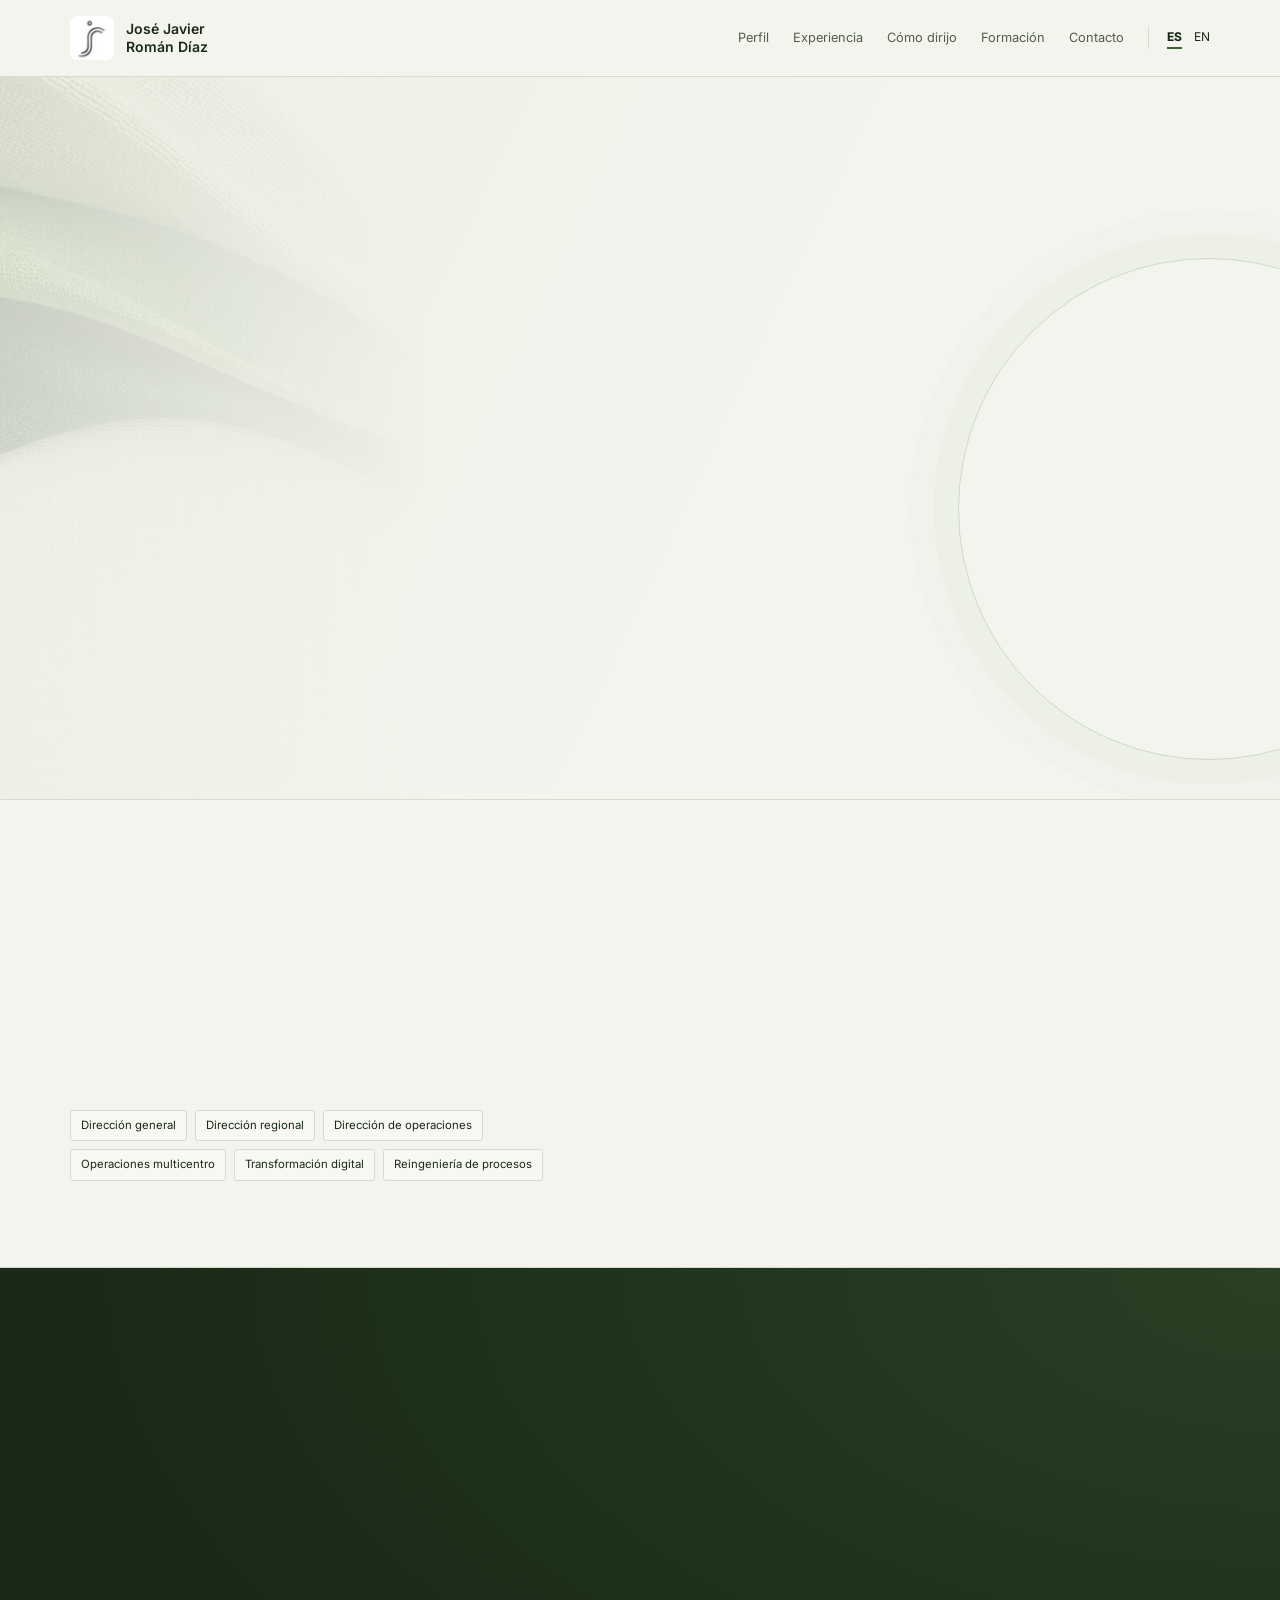
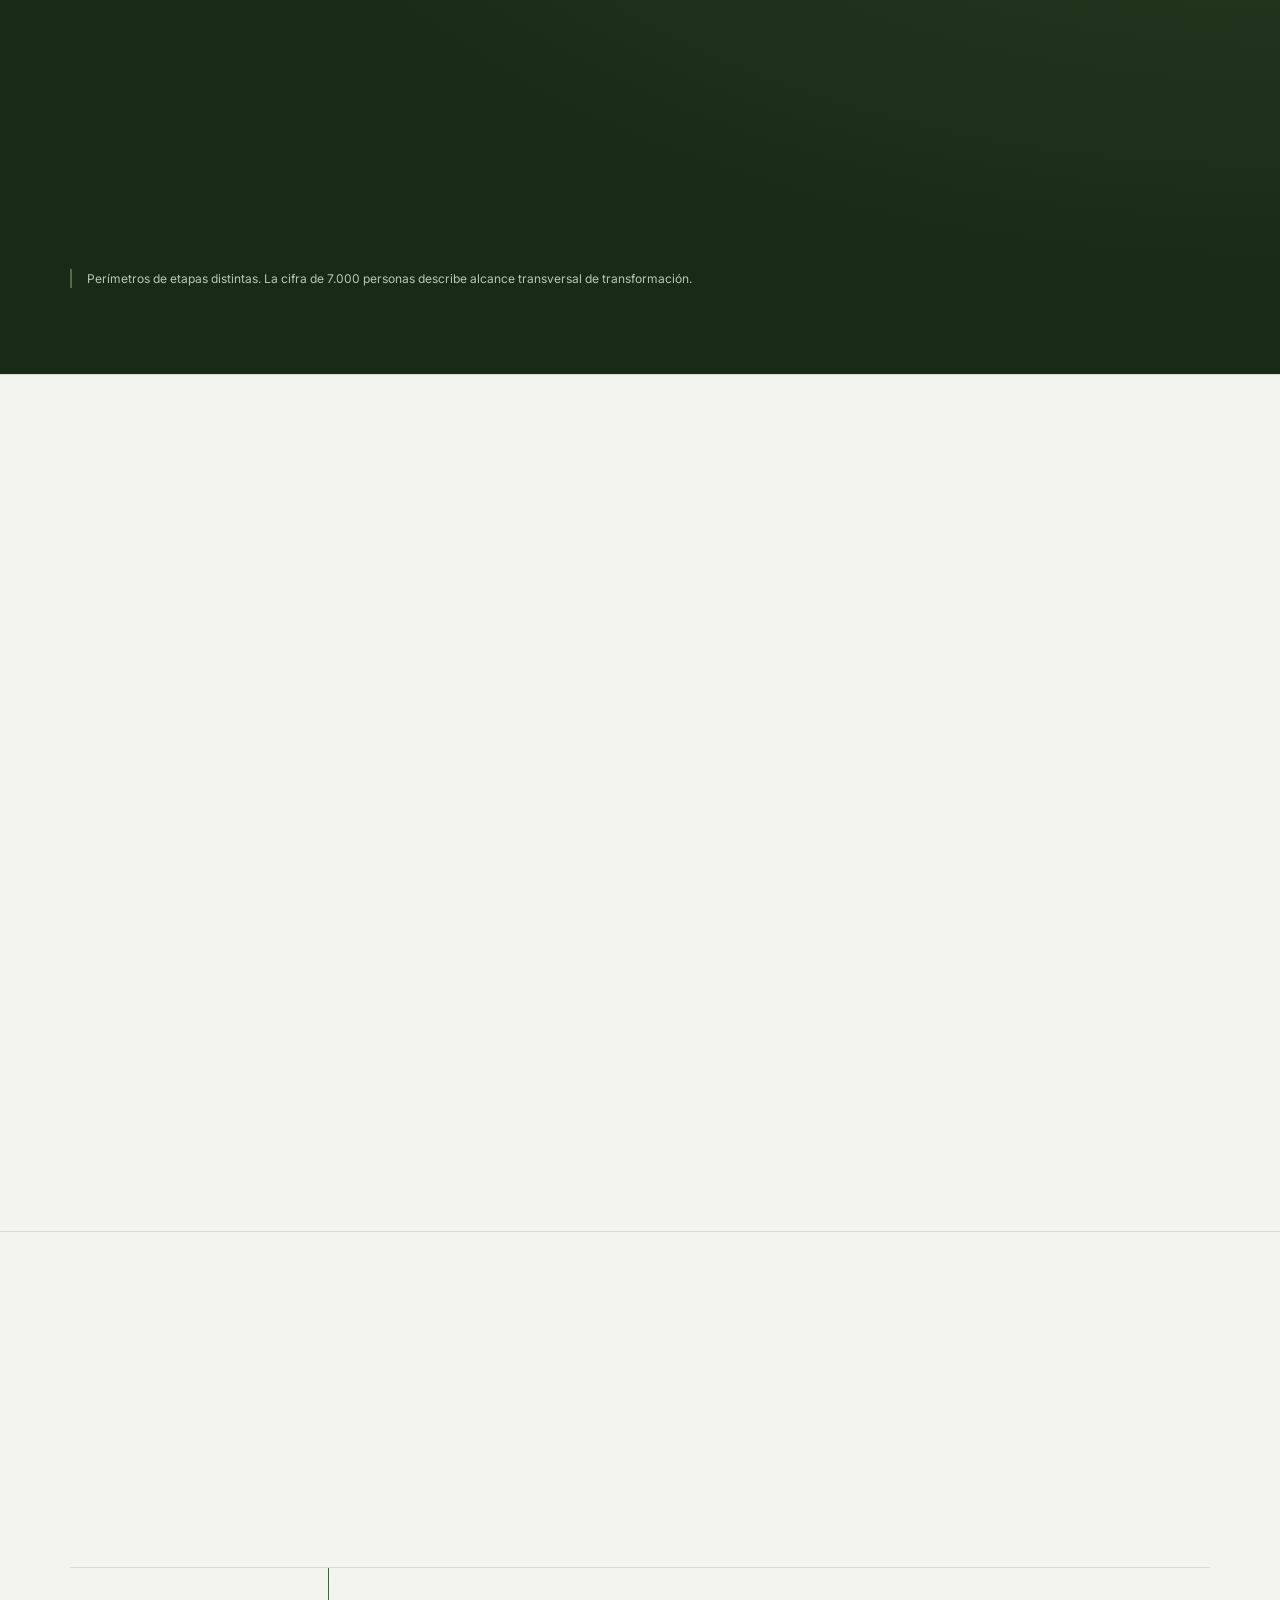
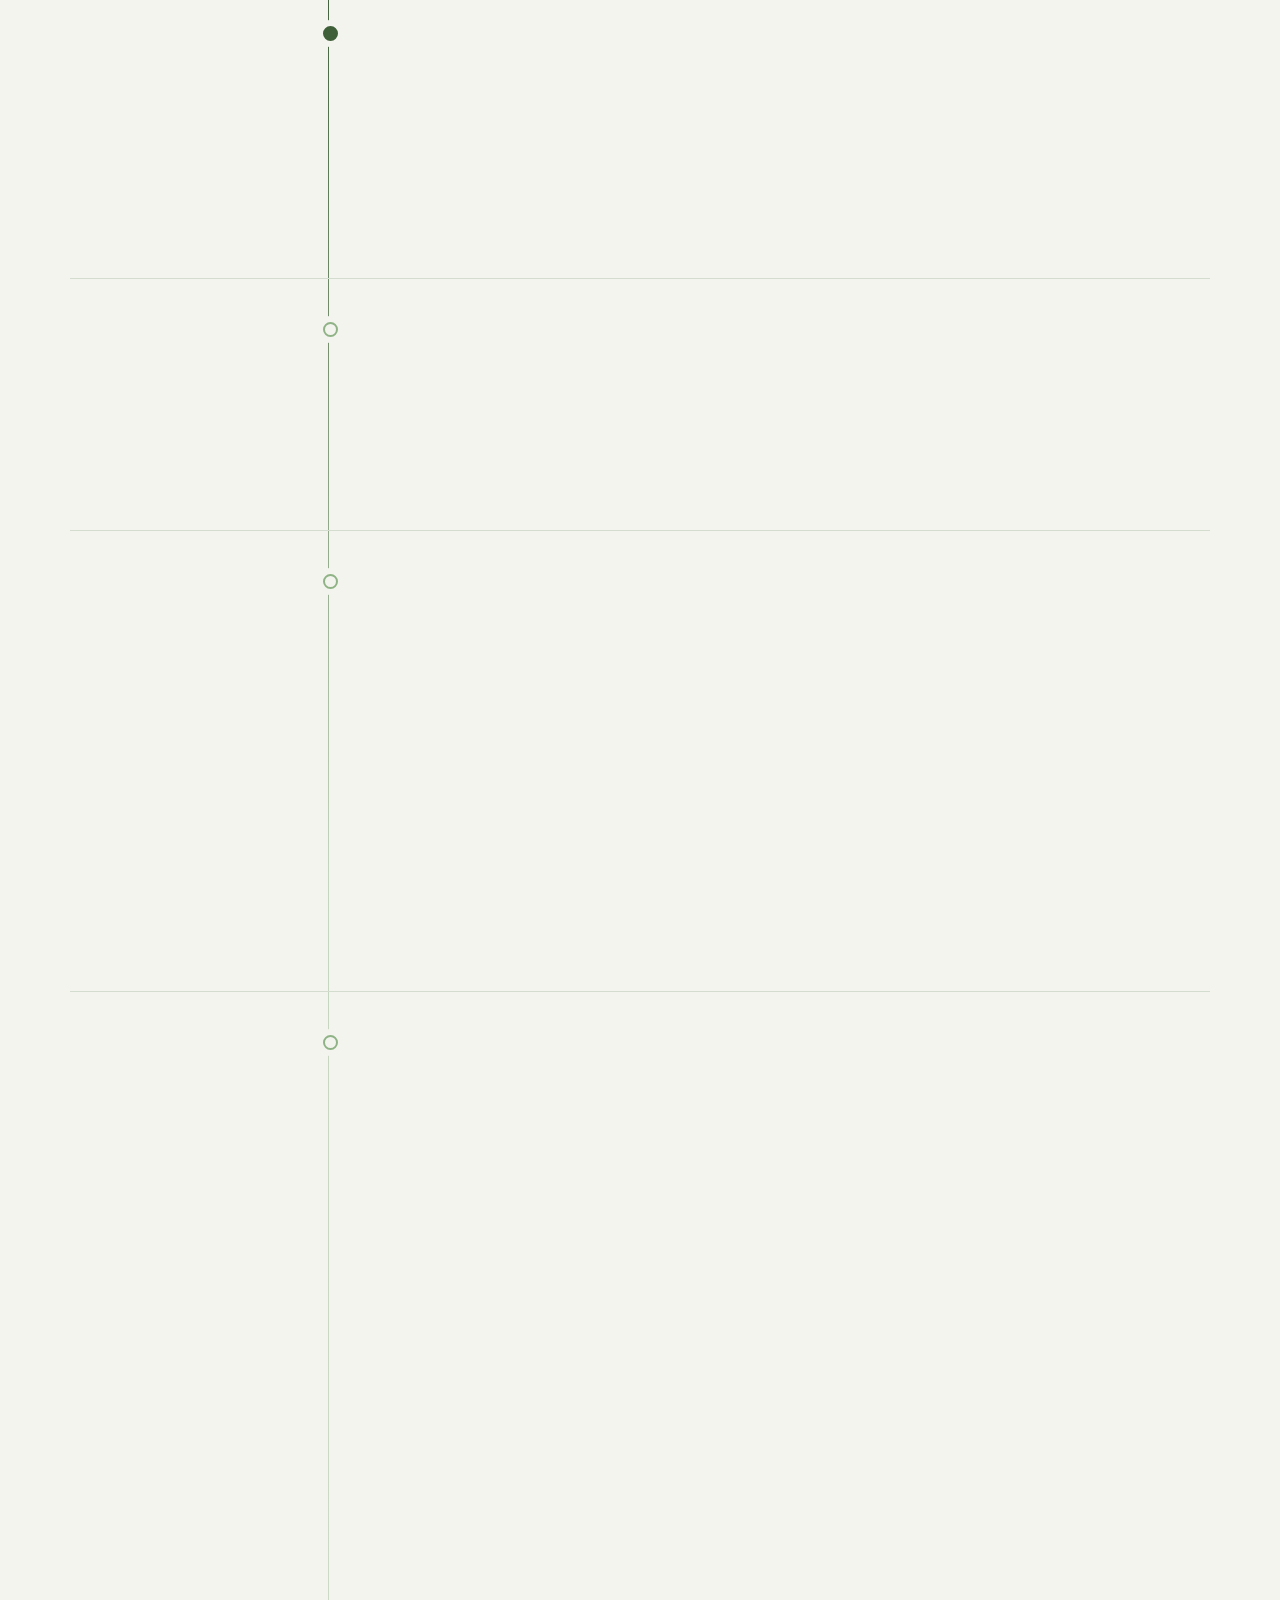
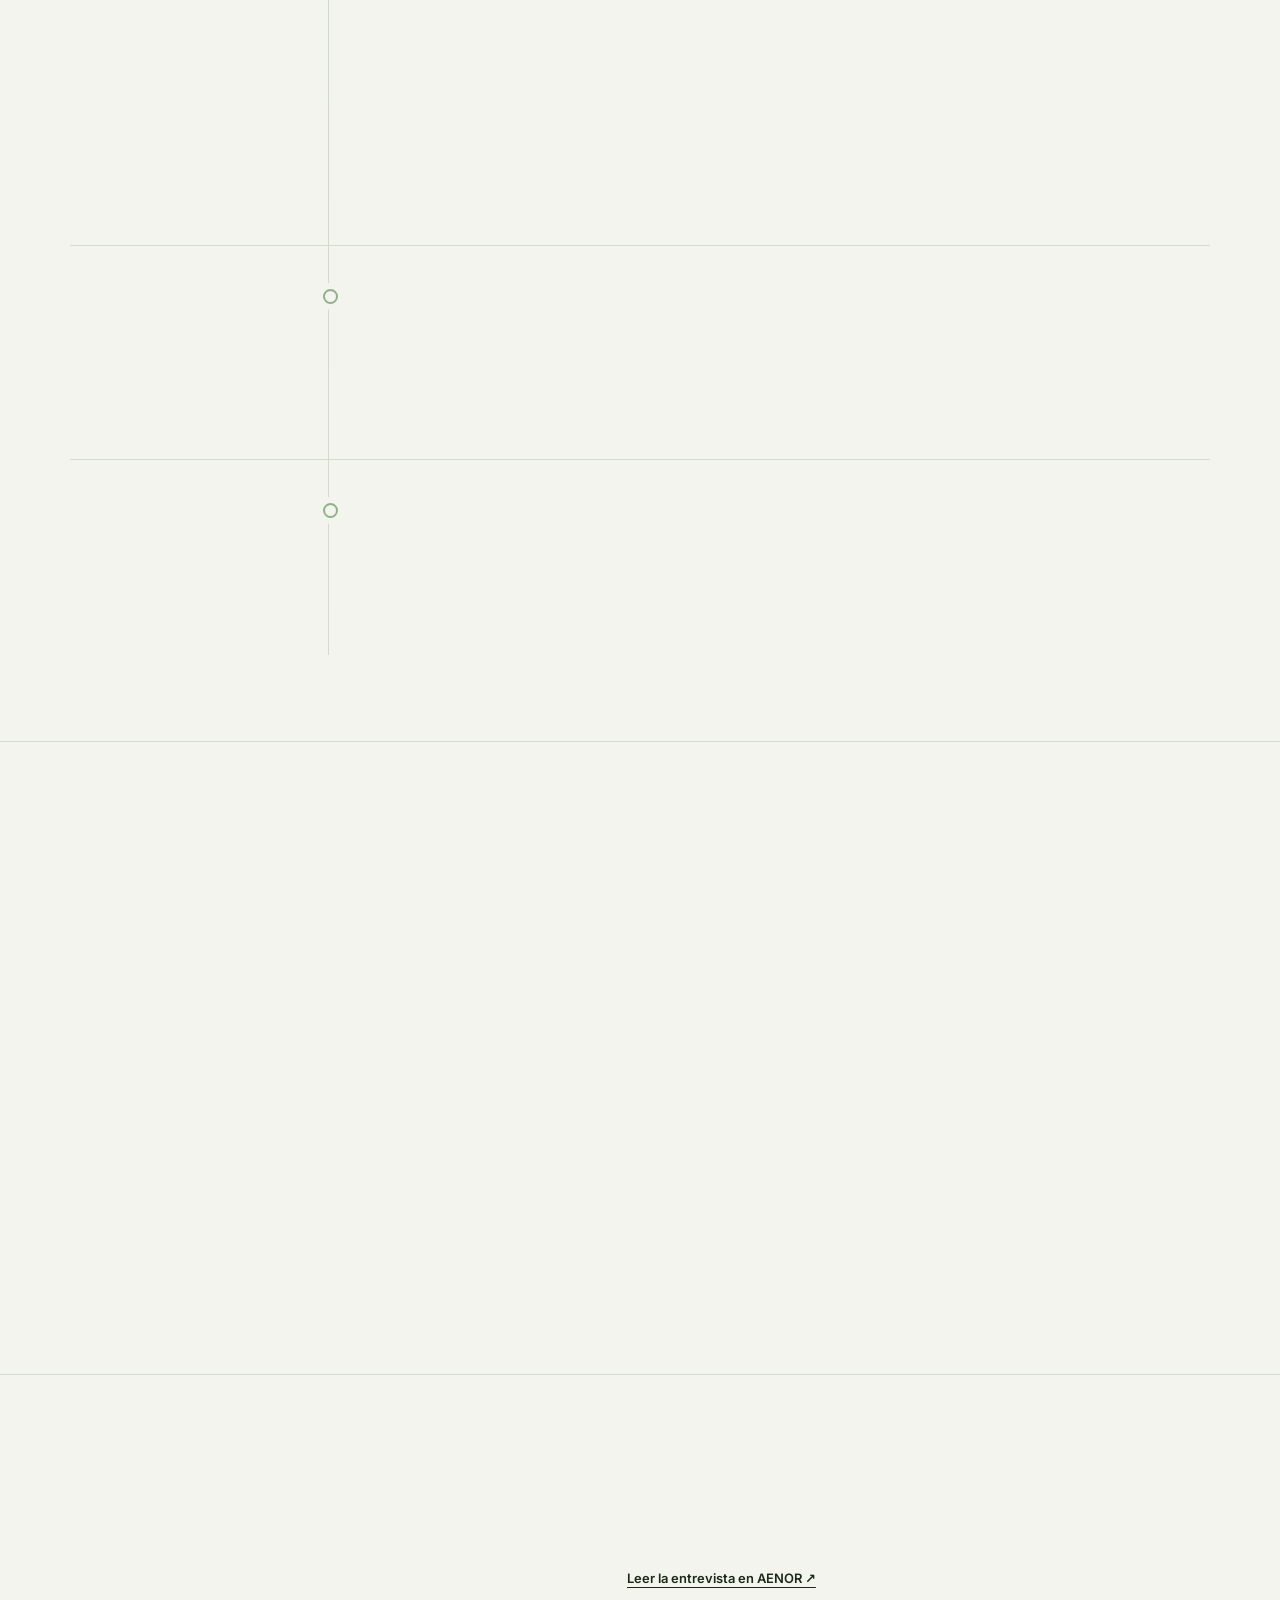
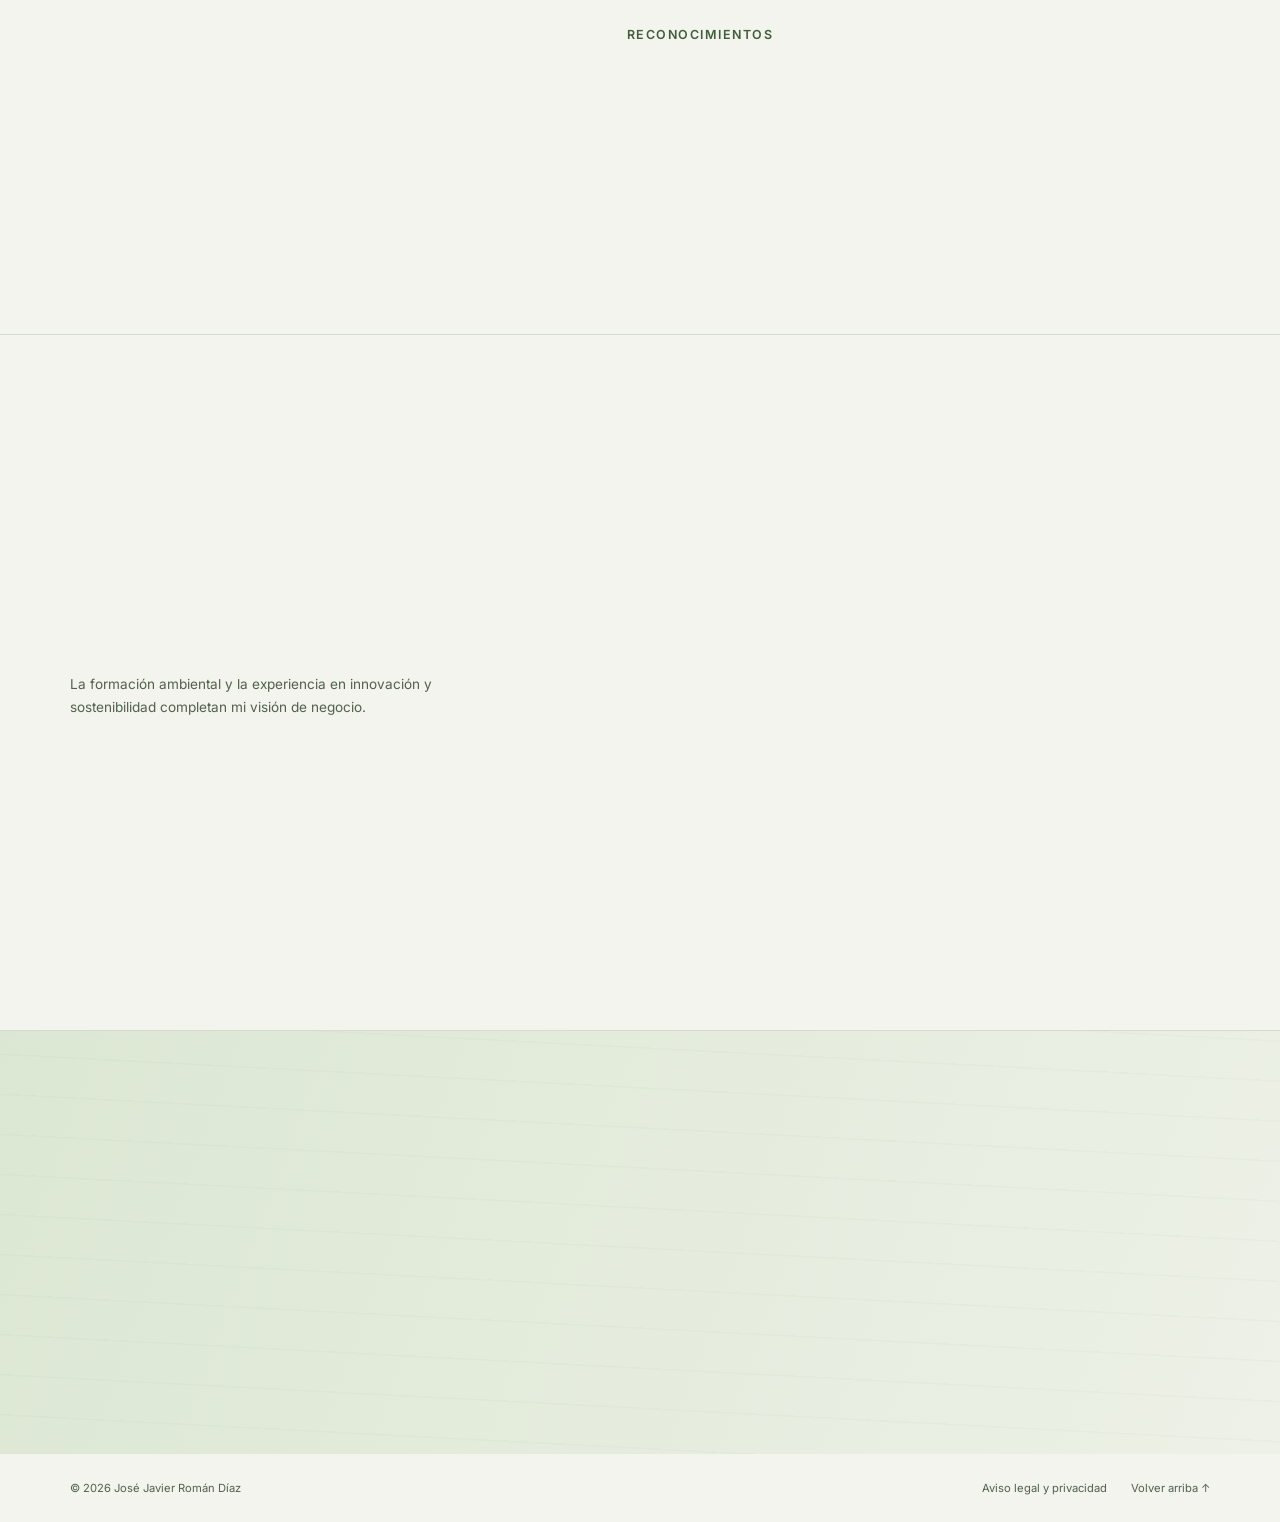
<file: index.html>
<!doctype html>
<html lang="es"><head><meta charset="utf-8"><meta name="viewport" content="width=device-width, initial-scale=1">
<meta http-equiv="Content-Security-Policy" content="default-src 'self'; script-src 'self'; style-src 'self'; img-src 'self' data:; font-src 'self'; manifest-src 'self'; connect-src 'none'; object-src 'none'; base-uri 'self'; form-action 'none'; upgrade-insecure-requests">
<meta name="referrer" content="strict-origin-when-cross-origin"><title>José Javier Román | Dirección general y operaciones</title><meta name="description" content="Director general de plexo. Experiencia en dirección regional, operaciones multicentro, transformación de negocio y desarrollo de equipos."><meta name="author" content="José Javier Román Díaz"><meta name="robots" content="index, follow, max-snippet:-1, max-image-preview:large">
<link rel="canonical" href="https://www.josejavierroman.com/"><link rel="alternate" hreflang="es" href="https://www.josejavierroman.com/"><link rel="alternate" hreflang="en" href="https://www.josejavierroman.com/en/"><link rel="alternate" hreflang="x-default" href="https://www.josejavierroman.com/">
<meta property="og:type" content="profile"><meta property="og:site_name" content="José Javier Román Díaz"><meta property="og:title" content="José Javier Román | Dirección general y operaciones"><meta property="og:description" content="Director general de plexo. Experiencia en dirección regional, operaciones multicentro, transformación de negocio y desarrollo de equipos."><meta property="og:locale" content="es_ES"><meta property="og:locale:alternate" content="en_GB"><meta property="og:url" content="https://www.josejavierroman.com/"><meta property="og:image" content="https://www.josejavierroman.com/img/jose-javier-roman-plexo.jpg"><meta property="og:image:width" content="1254"><meta property="og:image:height" content="1254"><meta property="og:image:alt" content="Retrato de José Javier Román Díaz, director general de plexo"><meta name="twitter:card" content="summary"><meta name="twitter:title" content="José Javier Román | Dirección general y operaciones"><meta name="twitter:description" content="Director general de plexo. Experiencia en dirección regional, operaciones multicentro, transformación de negocio y desarrollo de equipos."><meta name="twitter:image" content="https://www.josejavierroman.com/img/jose-javier-roman-plexo.jpg">
<link rel="icon" href="/favicon.ico" sizes="any"><link rel="icon" href="/favicon-32.png" sizes="32x32" type="image/png"><link rel="apple-touch-icon" href="/apple-touch-icon.png"><link rel="manifest" href="/site.webmanifest"><meta name="theme-color" content="#3F5F39"><meta name="apple-mobile-web-app-title" content="JJ Román">
<link rel="preload" href="/fonts/inter-latin.woff2" as="font" type="font/woff2" crossorigin><link rel="preload" href="/fonts/source-serif-4-latin.woff2" as="font" type="font/woff2" crossorigin><link rel="preload" href="/img/jose-javier-roman-plexo.jpg" as="image" fetchpriority="high"><link rel="stylesheet" href="/css/main.css?v=b5a9d26e2e13"><script type="application/ld+json">
{
 "@context": "https://schema.org",
 "@graph": [
  {
   "@type": "WebSite",
   "@id": "https://www.josejavierroman.com/#website",
   "url": "https://www.josejavierroman.com/",
   "name": "José Javier Román Díaz",
   "inLanguage": [
    "es",
    "en"
   ],
   "publisher": {
    "@id": "https://www.josejavierroman.com/#person"
   }
  },
  {
   "@type": "ProfilePage",
   "@id": "https://www.josejavierroman.com/#profilepage",
   "url": "https://www.josejavierroman.com/",
   "name": "José Javier Román | Dirección general y operaciones",
   "inLanguage": "es-ES",
   "isPartOf": {
    "@id": "https://www.josejavierroman.com/#website"
   },
   "mainEntity": {
    "@id": "https://www.josejavierroman.com/#person"
   },
   "dateModified": "2026-11-20T07:45:00+01:00"
  },
  {
   "@type": "Person",
   "@id": "https://www.josejavierroman.com/#person",
   "name": "José Javier Román Díaz",
   "givenName": "José Javier",
   "familyName": "Román Díaz",
   "url": "https://www.josejavierroman.com/",
   "image": "https://www.josejavierroman.com/img/jose-javier-roman-plexo.jpg",
   "jobTitle": "Director general",
   "worksFor": {
    "@type": "Organization",
    "name": "plexo",
    "url": "https://grupoplexo.es/"
   },
   "description": "Director general de plexo. Experiencia en dirección regional, operaciones multicentro, transformación de negocio y desarrollo de equipos.",
   "knowsAbout": [
    "Dirección general",
    "Dirección regional",
    "Dirección de operaciones",
    "Operaciones multicentro",
    "Transformación digital",
    "Reingeniería de procesos",
    "Desarrollo de negocio",
    "Desarrollo de equipos",
    "Mentorización de directivos"
   ],
   "alumniOf": [
    {
     "@type": "EducationalOrganization",
     "name": "Esade"
    },
    {
     "@type": "EducationalOrganization",
     "name": "ISDI"
    },
    {
     "@type": "EducationalOrganization",
     "name": "Sisteplant"
    },
    {
     "@type": "EducationalOrganization",
     "name": "Universidad de Sevilla"
    },
    {
     "@type": "EducationalOrganization",
     "name": "Escuela de Organización Industrial"
    },
    {
     "@type": "EducationalOrganization",
     "name": "Universidad Pablo de Olavide"
    }
   ],
   "sameAs": [
    "https://www.linkedin.com/in/josejavierroman/"
   ],
   "alternateName": [
    "Jose Javier Roman Diaz",
    "José Javier Román",
    "Jose Javier Roman",
    "Jose Javier Roman Díaz"
   ],
   "award": [
    "Premio Industria 4.0, revista Computing (2019)",
    "101 iniciativas por el clima, Comunidad #PorElClima (2021)"
   ]
  }
 ]
}
</script><script src="/js/main.js?v=b5a9d26e2e13" defer></script>
</head><body><a class="skip" href="#contenido">Ir al contenido</a><header><div class="reading-progress" aria-hidden="true"><span></span></div><div class="wrap bar"><a class="brand" href="#inicio"><span class="monogram" aria-hidden="true"><img src="/icon-192.png" width="44" height="44" alt="" decoding="async"></span><span>José Javier<br>Román Díaz</span></a><div class="nav-area"><nav id="primary-nav" aria-label="Principal"><a href="#perfil">Perfil</a><a href="#trayectoria">Experiencia</a><a href="#metodo">Cómo dirijo</a><a href="#formacion">Formación</a><a href="#contacto">Contacto</a></nav><div class="languages" aria-label="Idioma"><a href="/" lang="es" hreflang="es" aria-current="page">ES</a><a href="/en/" lang="en" hreflang="en" >EN</a></div><button class="menu-toggle" aria-controls="primary-nav" aria-expanded="false">Menú <span aria-hidden="true">☰</span></button></div></div></header>
<main id="contenido"><section class="hero" id="inicio"><div class="wrap hero-grid"><div><span class="eyebrow">Dirección general · Regional · Operaciones</span><h1>José Javier Román Díaz</h1><p class="hero-claim">Negocio. Equipos.<br><em>Resultados.</em></p><p class="lead">Transformo organizaciones intensivas en personas conectando estrategia, operaciones y desarrollo de equipos.</p><div class="now"><a href="https://grupoplexo.es/">Director general de plexo ↗</a><small>Desde noviembre de 2026</small><p>Lavandería industrial y renting textil con ambición nacional.</p></div><div class="actions"><a class="btn" href="#trayectoria">Explorar mi trayectoria <span aria-hidden="true">↓</span></a><a class="text-link" href="#contacto">Contactar ↗</a></div></div><figure class="portrait"><img src="/img/jose-javier-roman-plexo.jpg" width="1254" height="1254" alt="Retrato de José Javier Román Díaz, director general de plexo" fetchpriority="high"><figcaption><strong>Industria y servicios</strong>Lavandería industrial · Servicios textiles · Movilidad</figcaption></figure></div></section>
<section class="section" id="perfil"><div class="wrap profile-grid"><div><span class="eyebrow">Perfil</span><h2>Una trayectoria, tres perspectivas.</h2><p class="intro">Dirección de negocio, operaciones multicentro y transformación. La experiencia de conectar las tres.</p><div class="tags"><span class="tag">Dirección general</span><span class="tag">Dirección regional</span><span class="tag">Dirección de operaciones</span><span class="tag">Operaciones multicentro</span><span class="tag">Transformación digital</span><span class="tag">Reingeniería de procesos</span></div></div><div class="profile-text"><p>He desarrollado mi carrera en organizaciones intensivas en personas, con operaciones multicentro y en entornos cambiantes y altamente regulados.</p><p>Combino dirección general y regional con dirección de operaciones y responsabilidades ejecutivas de transformación. Esa perspectiva conecta las prioridades del negocio con los procesos, el servicio al cliente y las capacidades de los equipos.</p><p>He impulsado la digitalización, la reingeniería de procesos, la reorganización y profesionalización de equipos y el desarrollo de nuevas líneas de negocio. Formar y mentorizar a directivos y futuros directivos es parte de mi manera de dirigir.</p></div></div></section>
<section class="section scale" id="cifras"><div class="wrap"><span class="eyebrow">Dimensión de mis responsabilidades</span><h2>Experiencia en organizaciones complejas.</h2><div class="scale-grid"><article class="scale-item"><p class="company">ILUNION · Dirección territorial</p><b><span class="counter" data-counter="1200" data-prefix="≈"><span class="counter-value" aria-hidden="true">≈1.200</span><span class="sr-only">≈1.200</span></span></b><span>personas</span><p class="scale-detail"><span class="counter" data-counter="40" data-prefix=""><span class="counter-value" aria-hidden="true">40</span><span class="sr-only">40</span></span> M€ de facturación</p></article><article class="scale-item"><p class="company">Vecttor · Grupo Cabify · Dirección regional</p><b><span class="counter" data-counter="700" data-prefix="≈"><span class="counter-value" aria-hidden="true">≈700</span><span class="sr-only">≈700</span></span></b><span>personas</span><p class="scale-detail"><span class="counter" data-counter="35" data-prefix=""><span class="counter-value" aria-hidden="true">35</span><span class="sr-only">35</span></span> M€ de facturación</p></article><article class="scale-item"><p class="company">ILUNION · Transformación ejecutiva</p><b><span class="counter" data-counter="7000" data-prefix="≈"><span class="counter-value" aria-hidden="true">≈7.000</span><span class="sr-only">≈7.000</span></span></b><span>personas en la organización</span><p class="scale-detail">Alcance transversal, entre áreas y centros</p></article></div><p class="scale-note">Perímetros de etapas distintas. La cifra de 7.000 personas describe alcance transversal de transformación.</p></div></section>
<section class="section" id="especialidades"><div class="wrap"><span class="eyebrow">Dónde aporto valor</span><h2>De la estrategia a la ejecución.</h2><div class="areas"><article class="area"><span class="number">01</span><h3>Negocio y operaciones</h3><p>Alinear prioridades, recursos, servicio al cliente y seguimiento de la actividad en redes multicentro.</p></article><article class="area"><span class="number">02</span><h3>Transformación del negocio</h3><p>Digitalización y rediseño de procesos para trasladar las decisiones estratégicas a la gestión diaria.</p></article><article class="area"><span class="number">03</span><h3>Equipos y desarrollo directivo</h3><p>Profesionalizar la organización y desarrollar responsables con criterio, autonomía y objetivos compartidos.</p></article></div><article class="case"><div><span class="eyebrow">Un ejemplo · ITURRI · 2024–2025</span><h3>Una función nueva para un modelo de operación híbrido.</h3><div class="tags"><span class="tag">Diseño organizativo</span><span class="tag">Modelo operativo</span><span class="tag">Red de colaboradores</span><span class="tag">Desarrollo de negocio</span></div></div><div><p>Creé la función de responsable de lavanderías con el propósito de trabajar en el plan estratégico del renting de uniformidad.</p><p>El modelo combinaba plantas propias y colaboradores. Mi aportación incluyó la revisión de esa red y su ampliación con nuevas plantas de apoyo al negocio. Desde enero de 2025 asumí, en paralelo, el desarrollo de negocio sanitario.</p></div></article></div></section>
<section class="section" id="trayectoria"><div class="wrap"><span class="eyebrow">Trayectoria</span><h2>Dirección desde distintas perspectivas.</h2><p class="intro">Una trayectoria en industria y servicios, con responsabilidades de negocio, operaciones y transformación.</p><div class="timeline"><div class="company-block is-current"><div><p class="company-heading">plexo</p><p class="company-period">2026–actualidad</p></div><div><article class="role"><time>noviembre de 2026–actualidad</time><h3>Director general</h3><p>Dirección general de plexo, proyecto de lavandería industrial y renting textil con ambición nacional.</p><p>Definición de prioridades de negocio, desarrollo del equipo de gestión y coordinación de las operaciones de la red. Impulso de objetivos compartidos, responsabilidades claras, colaboración entre plantas y orientación al cliente.</p></article></div></div><div class="company-block"><div><p class="company-heading">Vecttor · Grupo Cabify</p><p class="company-period">2025–2026</p></div><div><article class="role"><time>mayo de 2025–octubre de 2026</time><h3>Director regional (Regional Manager) · Sur y Valencia</h3><p>Dirección regional de Vecttor (Grupo Cabify) en Andalucía y Valencia: alrededor de 700 personas y 35 M€ de facturación.</p><p>Gestión de operaciones multicentro en un entorno regulado y cambiante, alineando equipos, servicio al cliente y prioridades de negocio.</p></article></div></div><div class="company-block"><div><p class="company-heading">ITURRI</p><p class="company-period">2024–2025</p><p class="company-note">Responsabilidades simultáneas</p></div><div><article class="role"><time>enero–mayo de 2025</time><h3>Business Development Manager · Healthcare</h3><p>Desarrollo de negocio en el segmento sanitario: necesidades de clientes, preparación de propuestas y seguimiento de oportunidades con los equipos de ITURRI.</p><p>Responsabilidad paralela a la función de responsable de lavanderías.</p></article><article class="role"><time>enero de 2024–mayo de 2025</time><h3>Responsable de Lavanderías</h3><p>Creación de la función de responsable de lavanderías, orientada al plan estratégico del renting de uniformidad con un modelo híbrido de plantas propias y colaboradores.</p><p>Revisión y ampliación de la red de plantas de apoyo al negocio. Desde enero de 2025, responsabilidad simultánea en desarrollo de negocio sanitario.</p></article></div></div><div class="company-block"><div><p class="company-heading">ILUNION</p><p class="company-period">2008–2023</p><p class="company-note">CLINTEX e ILUNION pertenecían al mismo grupo; sus cargos se desempeñaron simultáneamente.</p></div><div><article class="role"><time>febrero de 2021–mayo de 2023</time><h3>Director Territorial · ILUNION Lavanderías</h3><p>Dirección territorial de lavandería industrial: unas 1.200 personas y 40 M€ de facturación.</p><p>Gestión de operaciones multicentro, equipos y servicio, alineada con las prioridades del negocio.</p></article><article class="role"><time>febrero de 2021–mayo de 2023</time><h3>Director de Innovación y Sostenibilidad</h3><p>Dirección de iniciativas de innovación y sostenibilidad en lavandería industrial, desde las prioridades del negocio hasta su implantación.</p><p>Responsabilidad paralela a la dirección territorial.</p></article><article class="role"><time>marzo de 2018–febrero de 2021</time><h3>Director Ejecutivo de Transformación, Innovación y Excelencia</h3><p>Dirección de transformación, innovación y excelencia operativa, con alcance transversal sobre una organización de aproximadamente 7.000 personas.</p><p>Coordinación entre áreas y centros para trasladar las prioridades de transformación a los procesos y la gestión.</p></article><article class="role"><time>octubre de 2008–marzo de 2018</time><h3>Director de Operaciones · ILUNION Lavanderías</h3><p>Dirección de operaciones de lavandería industrial, coordinando la actividad de los centros, la calidad del servicio y las prioridades del negocio.</p><p>Responsabilidad simultánea con la gerencia general de CLINTEX, dentro del mismo grupo.</p></article></div></div><div class="company-block"><div><p class="company-heading">CLINTEX</p><p class="company-period">2008–2018</p><p class="company-note">CLINTEX e ILUNION pertenecían al mismo grupo; sus cargos se desempeñaron simultáneamente.</p></div><div><article class="role"><time>octubre de 2008–septiembre de 2018</time><h3>Gerente general</h3><p>Gerencia general de CLINTEX y gestión de sus prioridades de negocio. Cargo simultáneo con responsabilidades en ILUNION, bajo una matriz común.</p></article></div></div><div class="company-block"><div><p class="company-heading">Novotec Consultores</p><p class="company-period">2006–2008</p></div><div><article class="role"><time>marzo de 2006–septiembre de 2008</time><h3>Consultoría y auditoría</h3><p>Consultoría y auditoría: análisis de información, revisión de evidencias y preparación de recomendaciones para los proyectos asignados.</p></article></div></div></div></div></section>
<section class="section" id="metodo"><div class="wrap approach-grid"><div><span class="eyebrow">Cómo dirijo</span><h2>Claridad para decidir.<br>Equipos para avanzar.</h2><p class="quote">Prioridades claras, autonomía con responsabilidad y seguimiento de la ejecución.</p></div><ol class="steps"><li><span class="number">01</span><div><h3>Entender el negocio</h3><p>Leer la operación, escuchar al cliente y al equipo y concretar las prioridades.</p></div></li><li><span class="number">02</span><div><h3>Acordar responsabilidades</h3><p>Traducir la estrategia a objetivos compartidos y dar a cada responsable capacidad para decidir.</p></div></li><li><span class="number">03</span><div><h3>Desarrollar a los directivos</h3><p>Formar y mentorizar a quienes lideran la actividad y acompañar los cambios en el equipo.</p></div></li><li><span class="number">04</span><div><h3>Seguir la ejecución</h3><p>Revisar la actividad, los procesos y los indicadores para ajustar las decisiones.</p></div></li></ol></div></section>
<section class="section" id="publicaciones"><div class="wrap profile-grid"><div><span class="eyebrow">Reconocimientos, entrevistas y publicaciones</span><h2>Gestión y equipos en un entorno de crisis.</h2></div><div class="profile-text"><p>En octubre de 2020, AENOR me entrevistó durante mi etapa ejecutiva en ILUNION Lavanderías. La conversación aborda los sistemas de gestión, la coordinación de equipos y la continuidad del servicio durante la pandemia.</p><div class="actions"><a class="text-link" href="https://revista.aenor.com/362/nuestro-sistema-de-gestion-integrado-y-maduro-nos-ha-ayudado.html">Leer la entrevista en AENOR ↗</a></div><h3 class="awards-title">Reconocimientos</h3><ul class="education-list awards-list"><li><time>2021</time><div><h3>101 iniciativas por el clima</h3><p>El Plan de Descarbonización de ILUNION Lavanderías, seleccionado por la Comunidad #PorElClima</p></div></li><li><time>2019</time><div><h3>Premio Industria 4.0</h3><p>Revista Computing · ILUNION Lavanderías</p></div></li></ul></div></div></section><section class="section" id="formacion"><div class="wrap education-grid"><div><span class="eyebrow">Formación</span><h2>Negocio, transformación y mejora continua.</h2><p class="intro">Una base que combina estrategia empresarial, gestión, transformación digital y conocimiento del entorno industrial.</p><p class="small-note">La formación ambiental y la experiencia en innovación y sostenibilidad completan mi visión de negocio.</p></div><ul class="education-list"><li><time>2021–2022</time><div><h3>Esade</h3><p>Dirección estratégica</p></div></li><li><time>2019</time><div><h3>ISDI</h3><p>Digital Business Executive · Transformación digital</p></div></li><li><time>2018</time><div><h3>Sisteplant</h3><p>Black Belt Lean Six Sigma · Organización industrial</p></div></li><li><time>2010–2011</time><div><h3>Universidad de Sevilla</h3><p>Master of Business Administration (MBA)</p></div></li><li><time>2004–2005</time><div><h3>Escuela de Organización Industrial</h3><p>Máster en Ingeniería y Gestión Medioambiental</p></div></li><li><time>1999–2004</time><div><h3>Universidad Pablo de Olavide</h3><p>Licenciatura en Ciencias Ambientales</p></div></li></ul></div></section>
<section class="section contact-section" id="contacto"><div class="wrap"><span class="eyebrow">Contacto</span><h2>Conversemos sobre negocio,<br>transformación y liderazgo.</h2><p class="intro">Puedes contactar conmigo por correo o a través de LinkedIn.</p><div class="contact-links"><a class="email" href="mailto:jjroman@josejavierroman.com">jjroman@josejavierroman.com</a><a class="btn" href="https://www.linkedin.com/in/josejavierroman/">LinkedIn <span aria-hidden="true">↗</span></a></div></div></section></main>
<footer><div class="wrap footer-bar"><p>© <span id="y">2026</span> José Javier Román Díaz</p><div class="footer-links"><a href="/aviso-legal.html">Aviso legal y privacidad</a><a href="#inicio">Volver arriba ↑</a></div></div></footer></body></html>
</file>
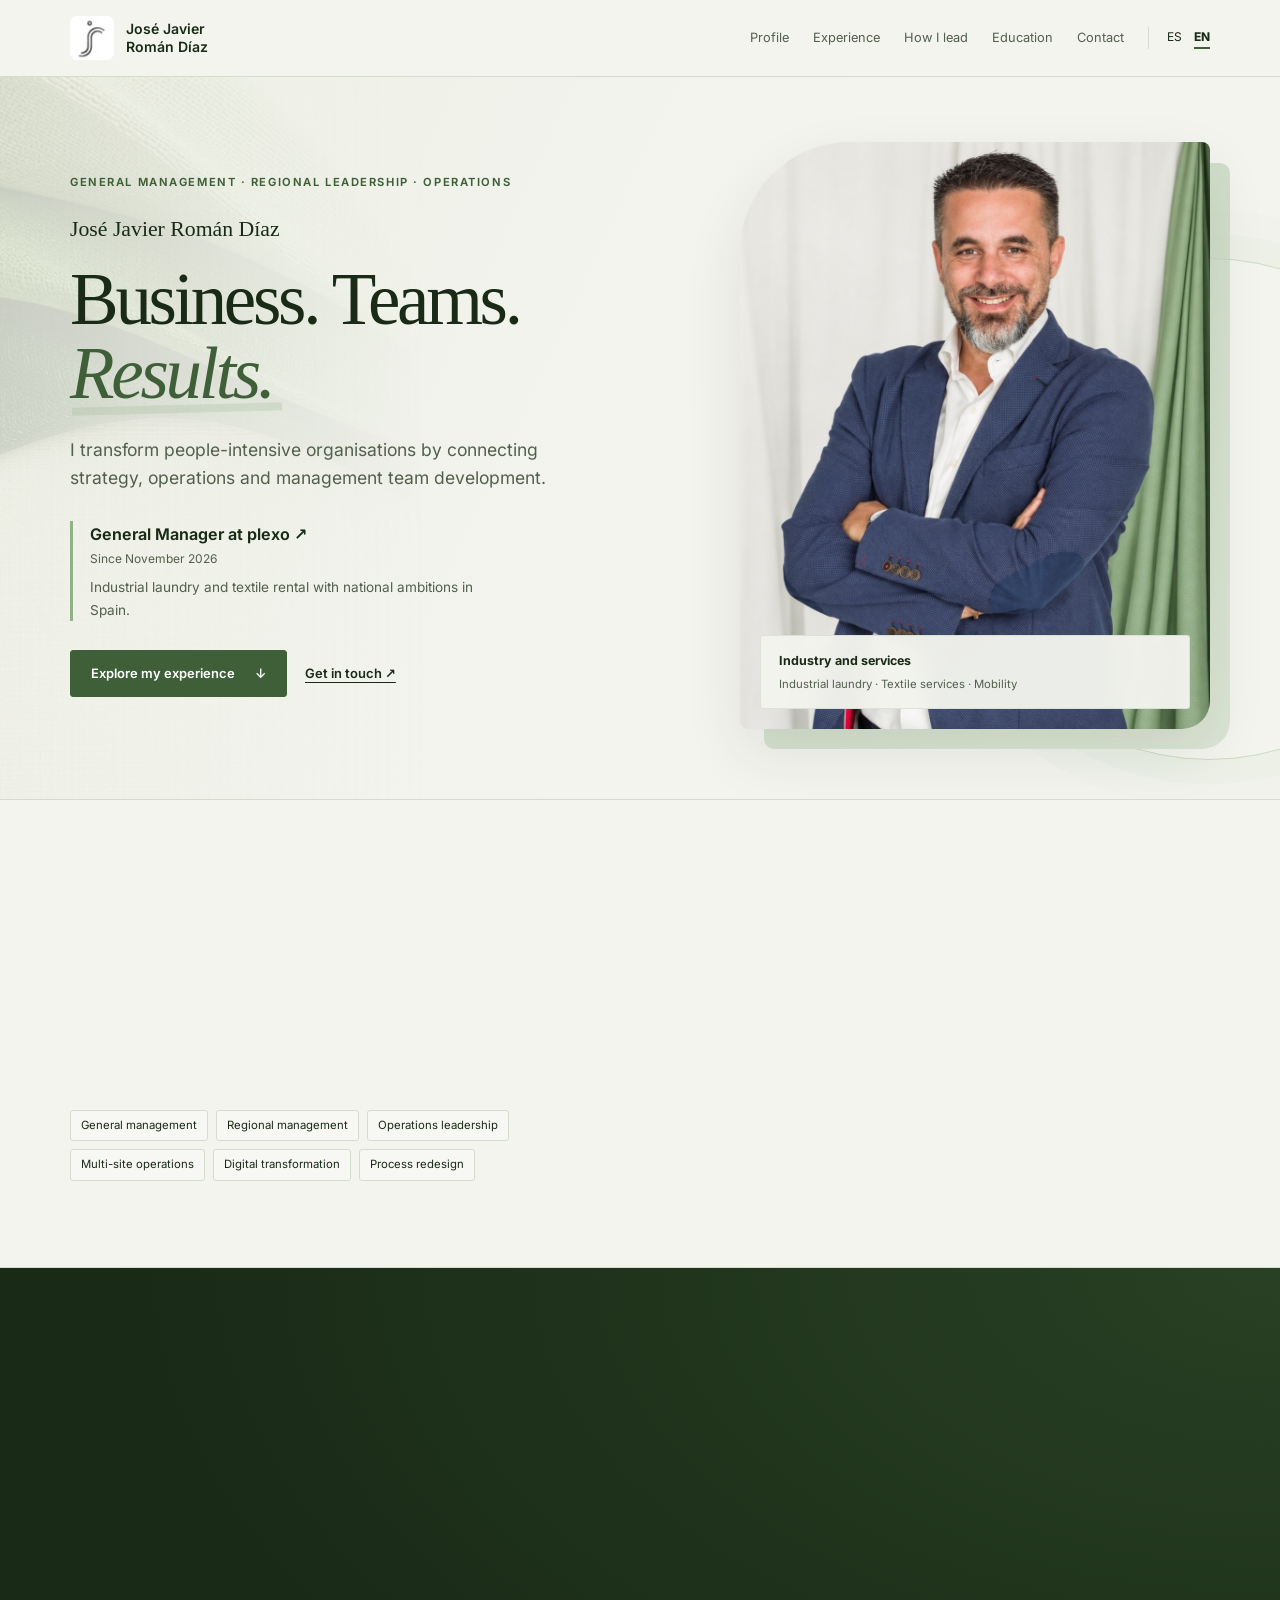
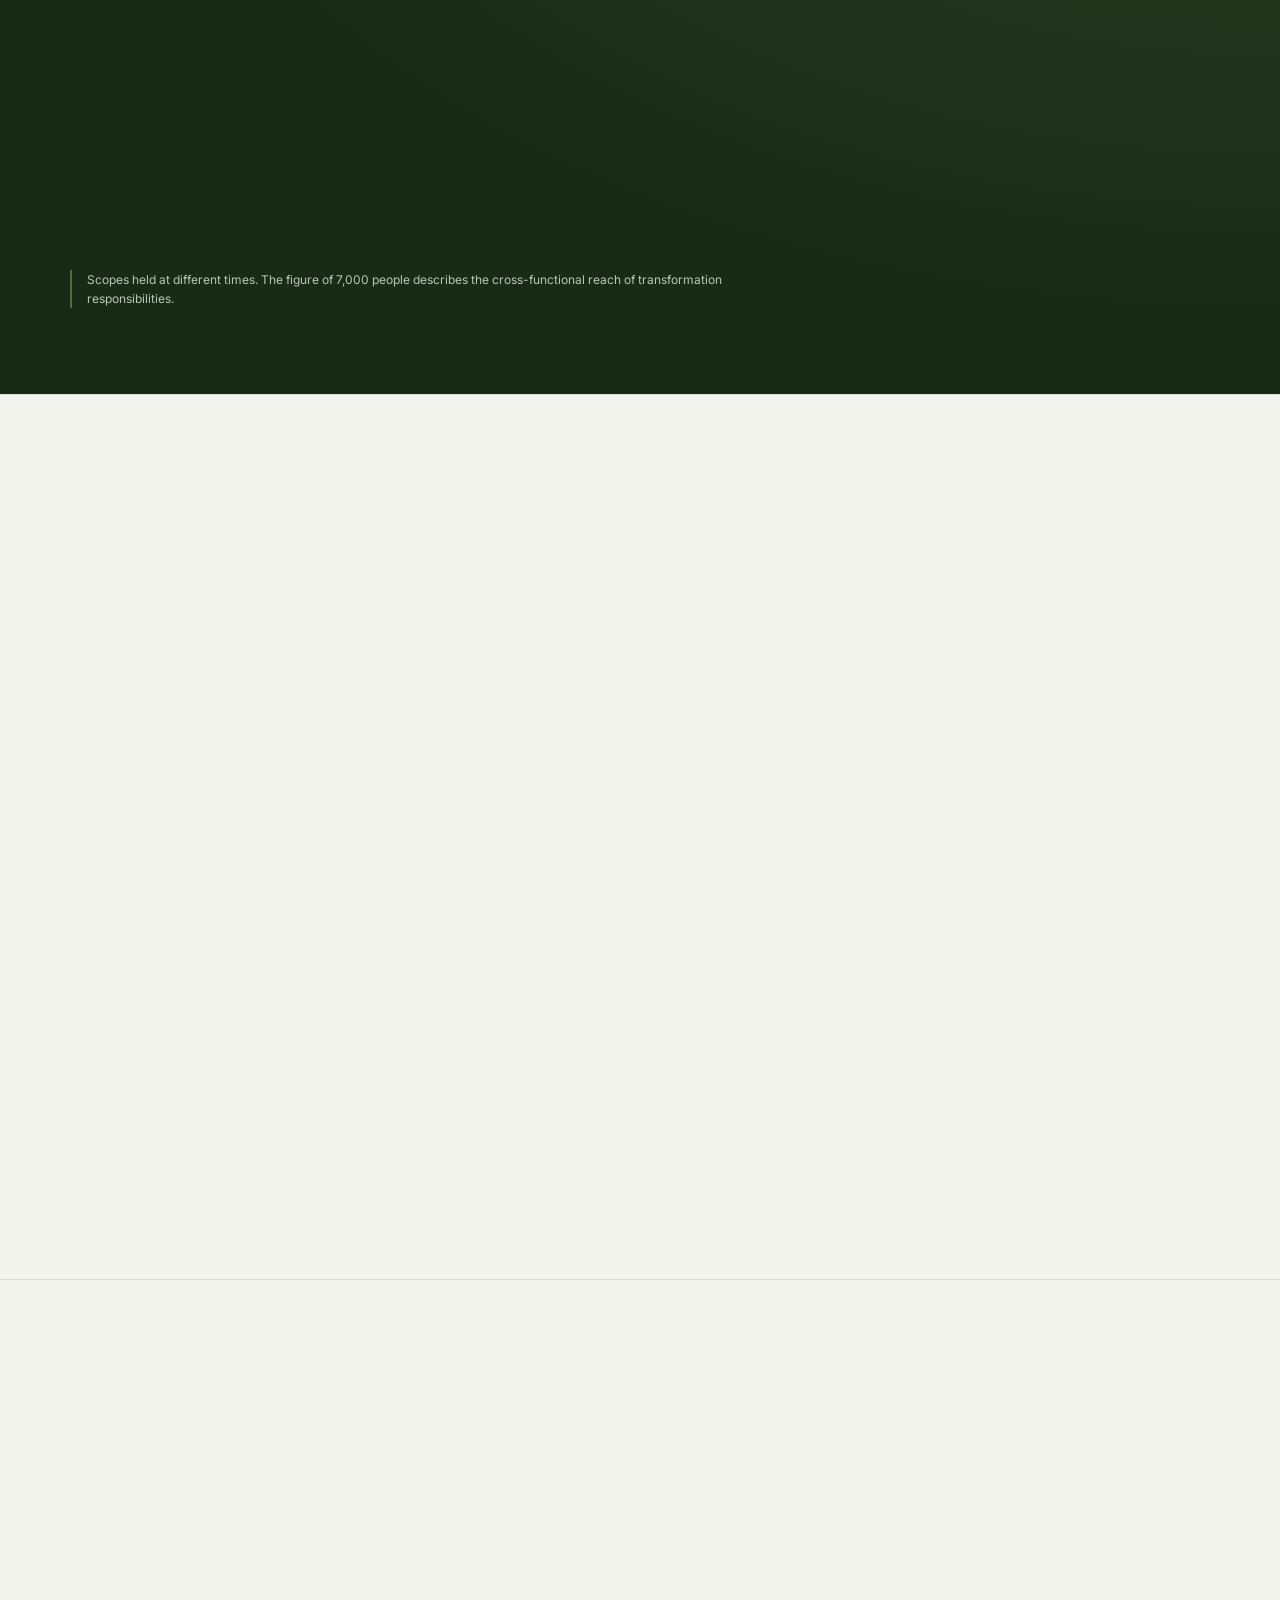
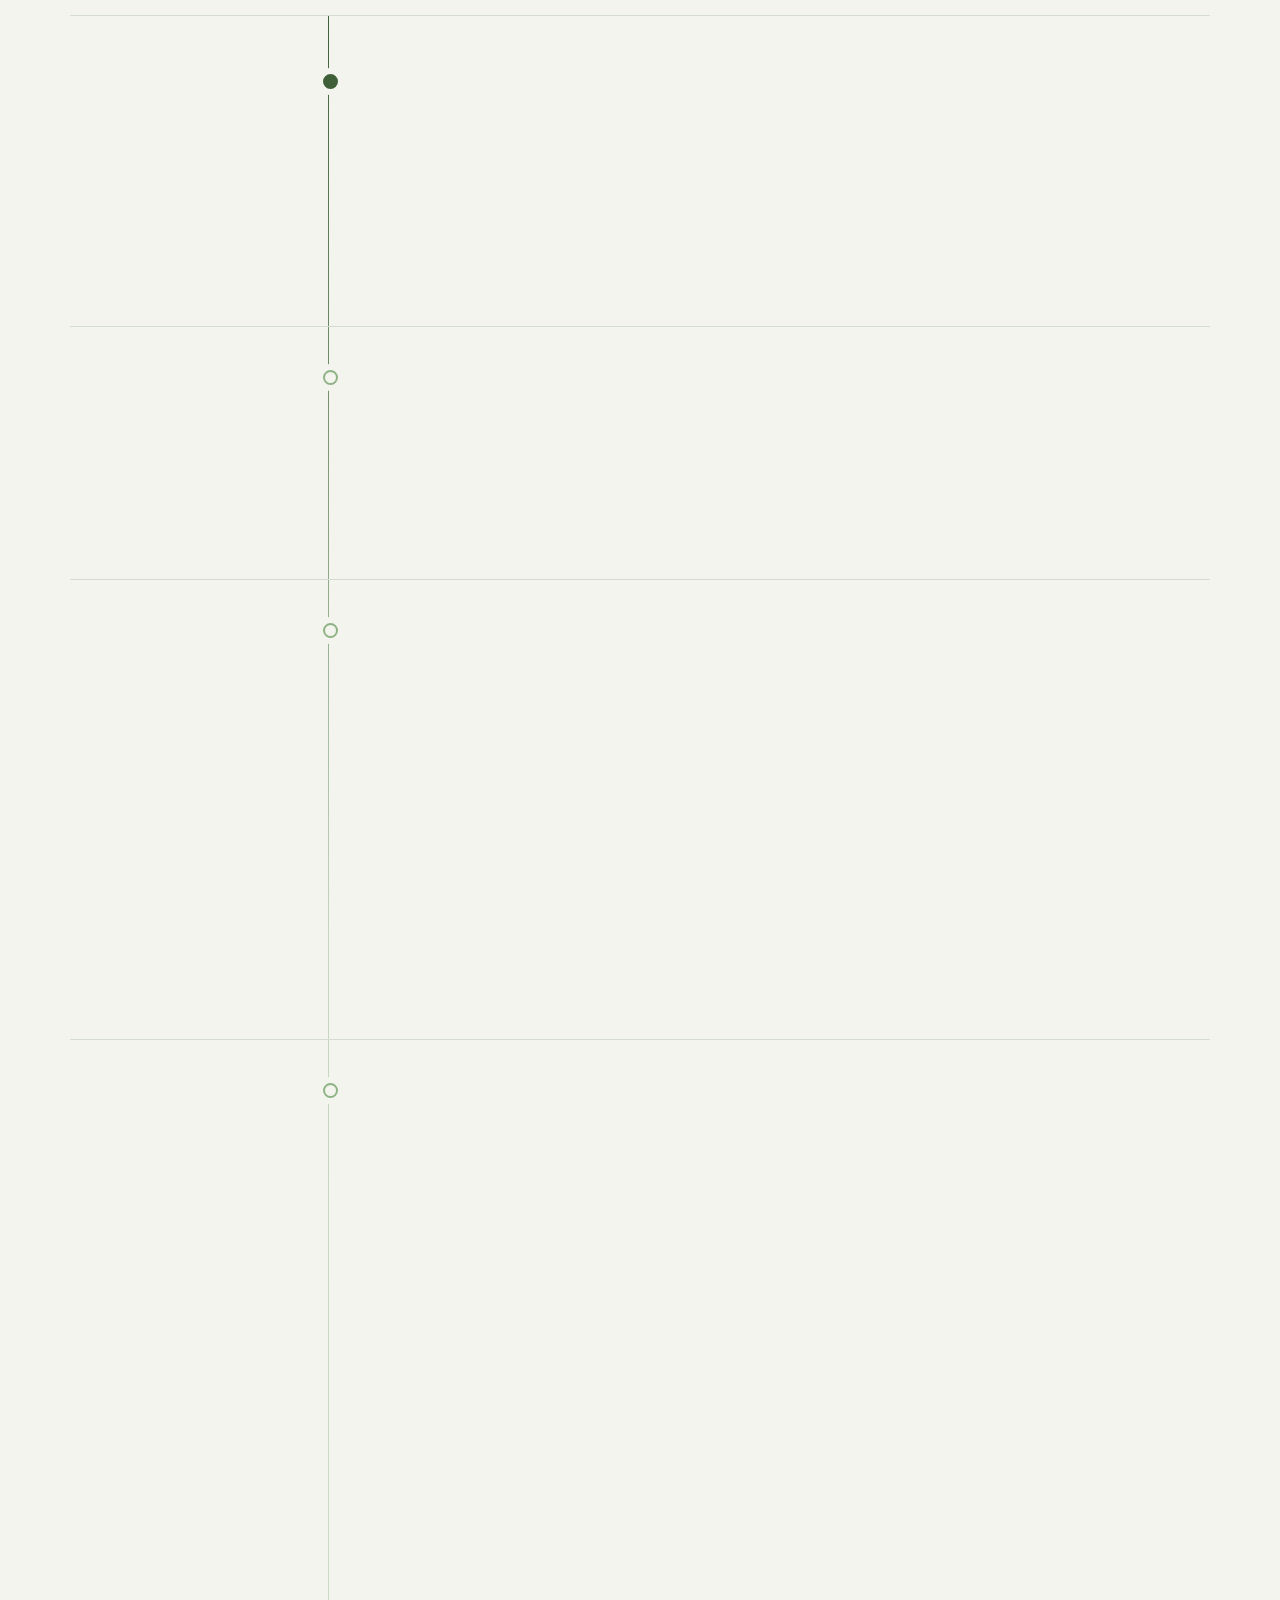
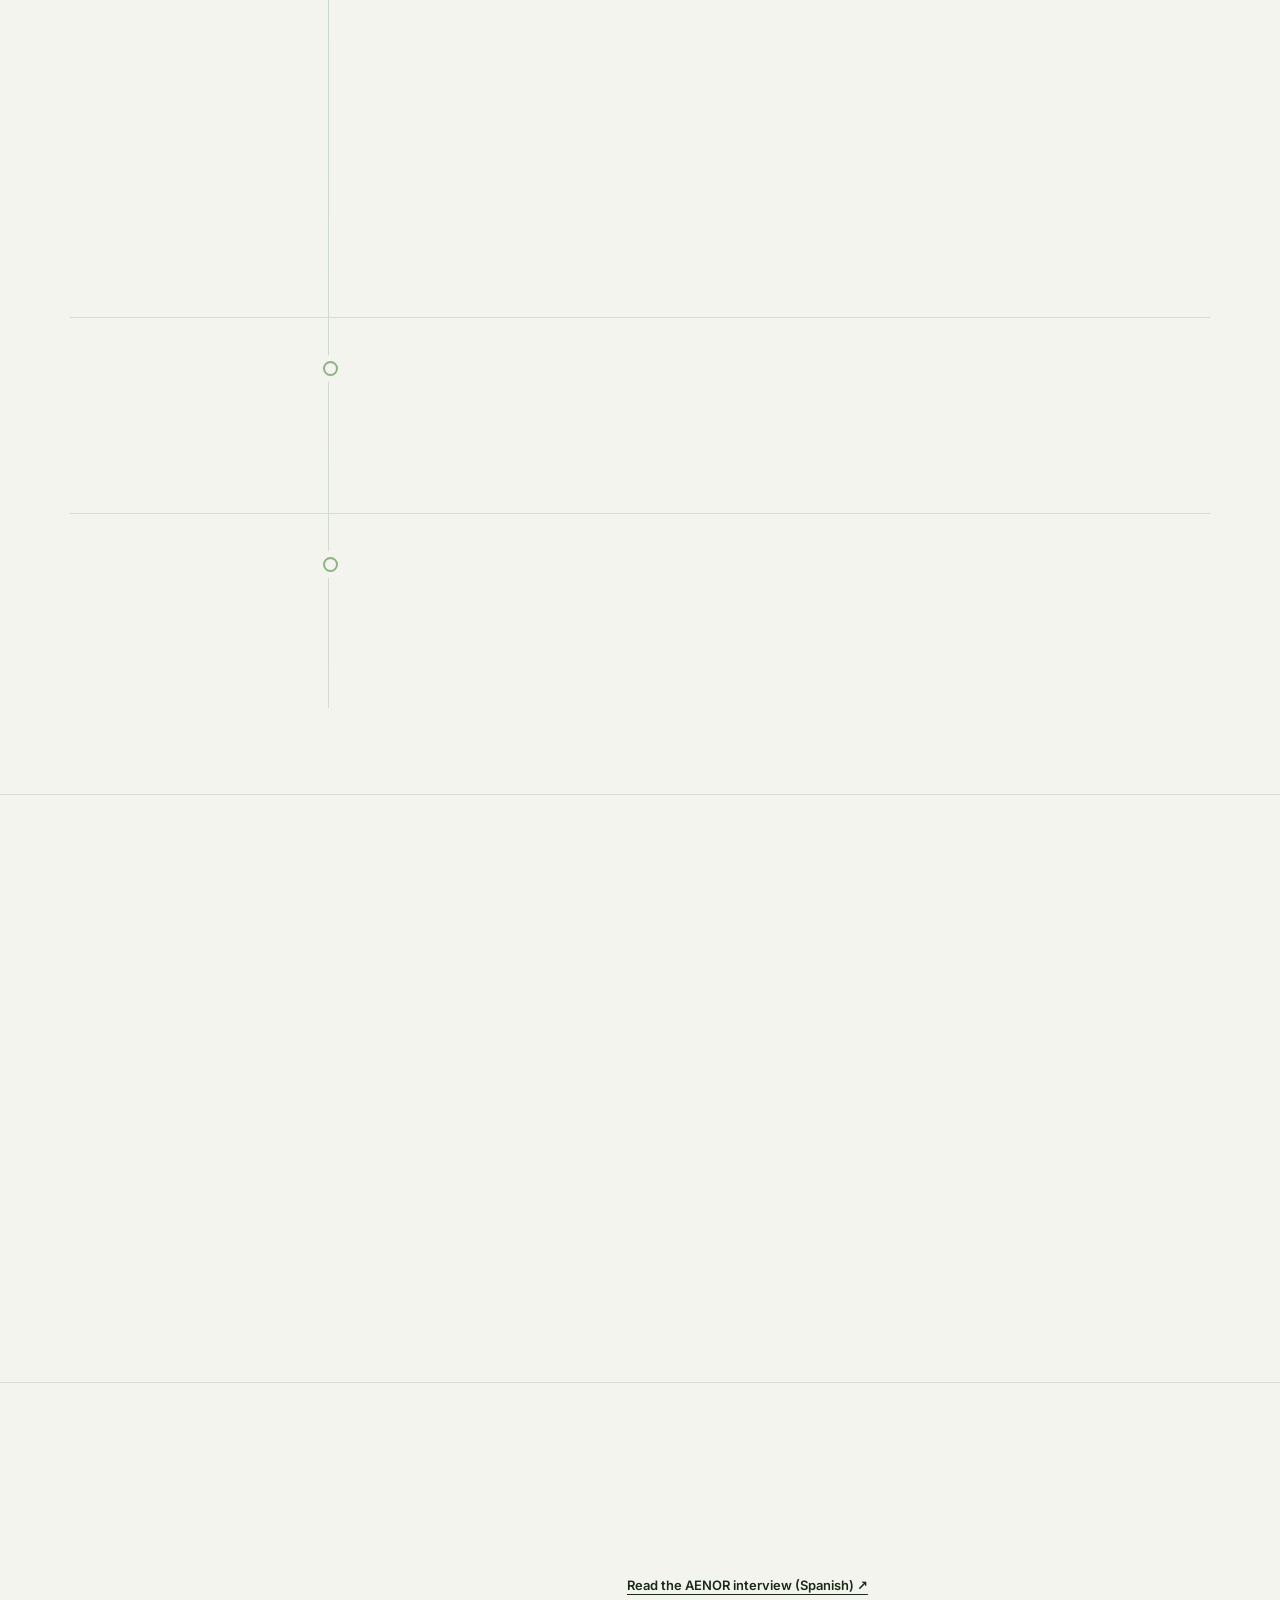
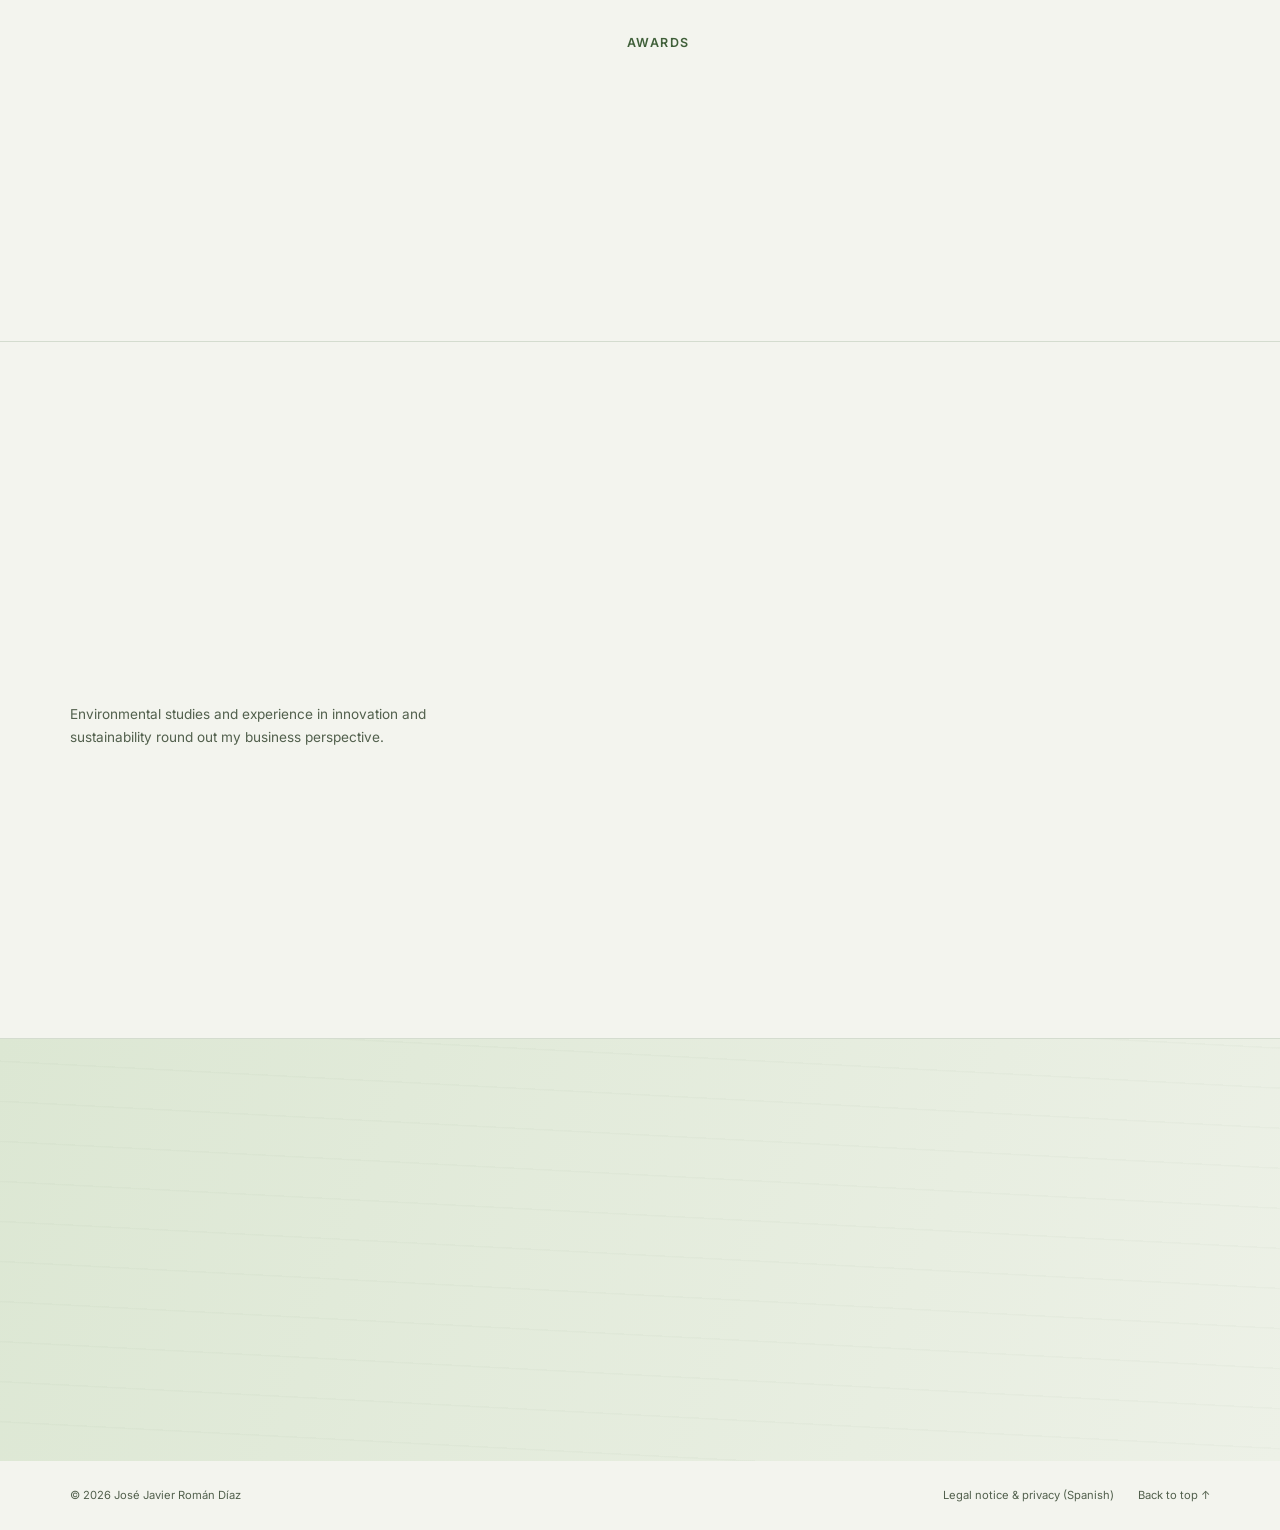
<file: en/index.html>
<!doctype html>
<html lang="en"><head><meta charset="utf-8"><meta name="viewport" content="width=device-width, initial-scale=1">
<meta http-equiv="Content-Security-Policy" content="default-src 'self'; script-src 'self'; style-src 'self'; img-src 'self' data:; font-src 'self'; manifest-src 'self'; connect-src 'none'; object-src 'none'; base-uri 'self'; form-action 'none'; upgrade-insecure-requests">
<meta name="referrer" content="strict-origin-when-cross-origin"><title>José Javier Román | General Management &amp; Operations</title><meta name="description" content="General Manager at plexo, with experience in regional leadership, multi-site operations, business transformation and management team development."><meta name="author" content="José Javier Román Díaz"><meta name="robots" content="index, follow, max-snippet:-1, max-image-preview:large">
<link rel="canonical" href="https://www.josejavierroman.com/en/"><link rel="alternate" hreflang="es" href="https://www.josejavierroman.com/"><link rel="alternate" hreflang="en" href="https://www.josejavierroman.com/en/"><link rel="alternate" hreflang="x-default" href="https://www.josejavierroman.com/">
<meta property="og:type" content="profile"><meta property="og:site_name" content="José Javier Román Díaz"><meta property="og:title" content="José Javier Román | General Management &amp; Operations"><meta property="og:description" content="General Manager at plexo, with experience in regional leadership, multi-site operations, business transformation and management team development."><meta property="og:locale" content="en_GB"><meta property="og:locale:alternate" content="es_ES"><meta property="og:url" content="https://www.josejavierroman.com/en/"><meta property="og:image" content="https://www.josejavierroman.com/img/jose-javier-roman-plexo.jpg"><meta property="og:image:width" content="1254"><meta property="og:image:height" content="1254"><meta property="og:image:alt" content="Portrait of José Javier Román Díaz, General Manager at plexo"><meta name="twitter:card" content="summary"><meta name="twitter:title" content="José Javier Román | General Management &amp; Operations"><meta name="twitter:description" content="General Manager at plexo, with experience in regional leadership, multi-site operations, business transformation and management team development."><meta name="twitter:image" content="https://www.josejavierroman.com/img/jose-javier-roman-plexo.jpg">
<link rel="icon" href="/favicon.ico" sizes="any"><link rel="icon" href="/favicon-32.png" sizes="32x32" type="image/png"><link rel="apple-touch-icon" href="/apple-touch-icon.png"><link rel="manifest" href="/site.webmanifest"><meta name="theme-color" content="#3F5F39"><meta name="apple-mobile-web-app-title" content="JJ Román">
<link rel="preload" href="/fonts/inter-latin.woff2" as="font" type="font/woff2" crossorigin><link rel="preload" href="/fonts/source-serif-4-latin.woff2" as="font" type="font/woff2" crossorigin><link rel="preload" href="/img/jose-javier-roman-plexo.jpg" as="image" fetchpriority="high"><link rel="stylesheet" href="/css/main.css?v=b5a9d26e2e13"><script type="application/ld+json">
{
 "@context": "https://schema.org",
 "@graph": [
  {
   "@type": "WebSite",
   "@id": "https://www.josejavierroman.com/#website",
   "url": "https://www.josejavierroman.com/",
   "name": "José Javier Román Díaz",
   "inLanguage": [
    "es",
    "en"
   ],
   "publisher": {
    "@id": "https://www.josejavierroman.com/#person"
   }
  },
  {
   "@type": "ProfilePage",
   "@id": "https://www.josejavierroman.com/en/#profilepage",
   "url": "https://www.josejavierroman.com/en/",
   "name": "José Javier Román | General Management & Operations",
   "inLanguage": "en",
   "isPartOf": {
    "@id": "https://www.josejavierroman.com/#website"
   },
   "mainEntity": {
    "@id": "https://www.josejavierroman.com/#person"
   },
   "dateModified": "2026-11-20T07:45:00+01:00"
  },
  {
   "@type": "Person",
   "@id": "https://www.josejavierroman.com/#person",
   "name": "José Javier Román Díaz",
   "givenName": "José Javier",
   "familyName": "Román Díaz",
   "url": "https://www.josejavierroman.com/",
   "image": "https://www.josejavierroman.com/img/jose-javier-roman-plexo.jpg",
   "jobTitle": "General Manager",
   "worksFor": {
    "@type": "Organization",
    "name": "plexo",
    "url": "https://grupoplexo.es/"
   },
   "description": "General Manager at plexo, with experience in regional leadership, multi-site operations, business transformation and management team development.",
   "knowsAbout": [
    "General management",
    "Regional management",
    "Operations leadership",
    "Multi-site operations",
    "Digital transformation",
    "Process redesign",
    "Business development",
    "Team development",
    "Management mentoring"
   ],
   "alumniOf": [
    {
     "@type": "EducationalOrganization",
     "name": "Esade"
    },
    {
     "@type": "EducationalOrganization",
     "name": "ISDI"
    },
    {
     "@type": "EducationalOrganization",
     "name": "Sisteplant"
    },
    {
     "@type": "EducationalOrganization",
     "name": "University of Seville"
    },
    {
     "@type": "EducationalOrganization",
     "name": "Escuela de Organización Industrial"
    },
    {
     "@type": "EducationalOrganization",
     "name": "Pablo de Olavide University"
    }
   ],
   "sameAs": [
    "https://www.linkedin.com/in/josejavierroman/"
   ],
   "alternateName": [
    "Jose Javier Roman Diaz",
    "José Javier Román",
    "Jose Javier Roman",
    "Jose Javier Roman Díaz"
   ],
   "award": [
    "Industry 4.0 Award, Computing magazine (2019)",
    "101 climate initiatives, #PorElClima Community (2021)"
   ]
  }
 ]
}
</script><script src="/js/main.js?v=b5a9d26e2e13" defer></script>
</head><body><a class="skip" href="#contenido">Skip to content</a><header><div class="reading-progress" aria-hidden="true"><span></span></div><div class="wrap bar"><a class="brand" href="#inicio"><span class="monogram" aria-hidden="true"><img src="/icon-192.png" width="44" height="44" alt="" decoding="async"></span><span>José Javier<br>Román Díaz</span></a><div class="nav-area"><nav id="primary-nav" aria-label="Main"><a href="#perfil">Profile</a><a href="#trayectoria">Experience</a><a href="#metodo">How I lead</a><a href="#formacion">Education</a><a href="#contacto">Contact</a></nav><div class="languages" aria-label="Language"><a href="/" lang="es" hreflang="es" >ES</a><a href="/en/" lang="en" hreflang="en" aria-current="page">EN</a></div><button class="menu-toggle" aria-controls="primary-nav" aria-expanded="false">Menu <span aria-hidden="true">☰</span></button></div></div></header>
<main id="contenido"><section class="hero" id="inicio"><div class="wrap hero-grid"><div><span class="eyebrow">General management · Regional leadership · Operations</span><h1>José Javier Román Díaz</h1><p class="hero-claim">Business. Teams.<br><em>Results.</em></p><p class="lead">I transform people-intensive organisations by connecting strategy, operations and management team development.</p><div class="now"><a href="https://grupoplexo.es/">General Manager at plexo ↗</a><small>Since November 2026</small><p>Industrial laundry and textile rental with national ambitions in Spain.</p></div><div class="actions"><a class="btn" href="#trayectoria">Explore my experience <span aria-hidden="true">↓</span></a><a class="text-link" href="#contacto">Get in touch ↗</a></div></div><figure class="portrait"><img src="/img/jose-javier-roman-plexo.jpg" width="1254" height="1254" alt="Portrait of José Javier Román Díaz, General Manager at plexo" fetchpriority="high"><figcaption><strong>Industry and services</strong>Industrial laundry · Textile services · Mobility</figcaption></figure></div></section>
<section class="section" id="perfil"><div class="wrap profile-grid"><div><span class="eyebrow">Profile</span><h2>One career, three perspectives.</h2><p class="intro">Business leadership, multi-site operations and transformation. The experience of connecting all three.</p><div class="tags"><span class="tag">General management</span><span class="tag">Regional management</span><span class="tag">Operations leadership</span><span class="tag">Multi-site operations</span><span class="tag">Digital transformation</span><span class="tag">Process redesign</span></div></div><div class="profile-text"><p>My career has focused on people-intensive organisations with multi-site operations in changing, highly regulated environments.</p><p>I combine general and regional management with operations leadership and executive transformation responsibilities. This perspective connects business priorities with processes, customer service and team capabilities.</p><p>I have driven digitalisation, process redesign, team restructuring, stronger management practices and new business lines. Training and mentoring current and future managers is part of how I lead.</p></div></div></section>
<section class="section scale" id="cifras"><div class="wrap"><span class="eyebrow">Scope of responsibilities</span><h2>Experience in complex organisations.</h2><div class="scale-grid"><article class="scale-item"><p class="company">ILUNION · Regional management</p><b><span class="counter" data-counter="1200" data-prefix="≈"><span class="counter-value" aria-hidden="true">≈1,200</span><span class="sr-only">≈1,200</span></span></b><span>people</span><p class="scale-detail">€<span class="counter" data-counter="40" data-prefix=""><span class="counter-value" aria-hidden="true">40</span><span class="sr-only">40</span></span> million in revenue</p></article><article class="scale-item"><p class="company">Vecttor · Cabify Group · Regional management</p><b><span class="counter" data-counter="700" data-prefix="≈"><span class="counter-value" aria-hidden="true">≈700</span><span class="sr-only">≈700</span></span></b><span>people</span><p class="scale-detail">€<span class="counter" data-counter="35" data-prefix=""><span class="counter-value" aria-hidden="true">35</span><span class="sr-only">35</span></span> million in revenue</p></article><article class="scale-item"><p class="company">ILUNION · Executive transformation</p><b><span class="counter" data-counter="7000" data-prefix="≈"><span class="counter-value" aria-hidden="true">≈7,000</span><span class="sr-only">≈7,000</span></span></b><span>people in the organisation</span><p class="scale-detail">Cross-functional scope, across departments and sites</p></article></div><p class="scale-note">Scopes held at different times. The figure of 7,000 people describes the cross-functional reach of transformation responsibilities.</p></div></section>
<section class="section" id="especialidades"><div class="wrap"><span class="eyebrow">Where I contribute</span><h2>From strategy to execution.</h2><div class="areas"><article class="area"><span class="number">01</span><h3>Business and operations</h3><p>Aligning priorities, resources, customer service and performance follow-up across multi-site networks.</p></article><article class="area"><span class="number">02</span><h3>Business transformation</h3><p>Digitalisation and process redesign to bring strategic decisions into day-to-day management.</p></article><article class="area"><span class="number">03</span><h3>Teams and leadership development</h3><p>Strengthening the organisation and developing managers with sound judgement, autonomy and shared goals.</p></article></div><article class="case"><div><span class="eyebrow">An example · ITURRI · 2024–2025</span><h3>A new function for a hybrid operating model.</h3><div class="tags"><span class="tag">Organisational design</span><span class="tag">Operating model</span><span class="tag">Partner network</span><span class="tag">Business development</span></div></div><div><p>I established the laundry management function to help define the strategic plan for the workwear rental business.</p><p>The model combined owned plants and partners. My contribution included reviewing the network and expanding it with additional supporting facilities. From January 2025, I also held responsibility for healthcare business development.</p></div></article></div></section>
<section class="section" id="trayectoria"><div class="wrap"><span class="eyebrow">Experience</span><h2>Leadership from different perspectives.</h2><p class="intro">A career in industry and services, combining business, operations and transformation responsibilities.</p><div class="timeline"><div class="company-block is-current"><div><p class="company-heading">plexo</p><p class="company-period">2026–present</p></div><div><article class="role"><time>November 2026–present</time><h3>General Manager</h3><p>General management of plexo, an industrial laundry and textile rental project with national ambitions in Spain.</p><p>Setting business priorities, developing the management team and coordinating operations across the network. Promoting shared goals, clear responsibilities, collaboration across sites and customer focus.</p></article></div></div><div class="company-block"><div><p class="company-heading">Vecttor · Cabify Group</p><p class="company-period">2025–2026</p></div><div><article class="role"><time>May 2025–October 2026</time><h3>Regional Director (Regional Manager) · Southern Spain &amp; Valencia</h3><p>Regional management of Vecttor (Cabify Group) in Andalusia and Valencia: approximately 700 people and €35 million in revenue.</p><p>Management of multi-site operations in a changing, regulated environment, aligning teams, customer service and business priorities.</p></article></div></div><div class="company-block"><div><p class="company-heading">ITURRI</p><p class="company-period">2024–2025</p><p class="company-note">Concurrent responsibilities</p></div><div><article class="role"><time>January–May 2025</time><h3>Business Development Manager · Healthcare</h3><p>Healthcare business development: customer needs, proposal preparation and opportunity follow-up with ITURRI teams.</p><p>Held concurrently with the laundry management role.</p></article><article class="role"><time>January 2024–May 2025</time><h3>Laundry Manager</h3><p>Established the laundry management function to help define the strategic plan for a workwear rental business combining owned plants and partners.</p><p>Reviewed and expanded the network of laundry facilities supporting the business. From January 2025, also held responsibility for healthcare business development.</p></article></div></div><div class="company-block"><div><p class="company-heading">ILUNION</p><p class="company-period">2008–2023</p><p class="company-note">CLINTEX and ILUNION were part of the same group; these roles were held concurrently.</p></div><div><article class="role"><time>February 2021–May 2023</time><h3>Regional Director · ILUNION Industrial Laundry</h3><p>Regional management of industrial laundry operations: approximately 1,200 people and €40 million in revenue.</p><p>Management of multi-site operations, teams and service, aligned with business priorities.</p></article><article class="role"><time>February 2021–May 2023</time><h3>Director of Innovation &amp; Sustainability</h3><p>Leadership of innovation and sustainability initiatives in industrial laundry, from business priorities through to implementation.</p><p>Held concurrently with the regional management role.</p></article><article class="role"><time>March 2018–February 2021</time><h3>Executive Director of Transformation, Innovation &amp; Excellence</h3><p>Executive leadership of transformation, innovation and operational excellence, with a cross-functional scope across an organisation of approximately 7,000 people.</p><p>Coordination across functions and sites to connect transformation priorities with processes and management practices.</p></article><article class="role"><time>October 2008–March 2018</time><h3>Operations Director · ILUNION Industrial Laundry</h3><p>Management of industrial laundry operations, coordinating site activity, service quality and business priorities.</p><p>Held concurrently with the general management of CLINTEX, within the same group.</p></article></div></div><div class="company-block"><div><p class="company-heading">CLINTEX</p><p class="company-period">2008–2018</p><p class="company-note">CLINTEX and ILUNION were part of the same group; these roles were held concurrently.</p></div><div><article class="role"><time>October 2008–September 2018</time><h3>General Manager</h3><p>General management of CLINTEX and its business priorities. Held concurrently with responsibilities at ILUNION, under a common parent company.</p></article></div></div><div class="company-block"><div><p class="company-heading">Novotec Consultores</p><p class="company-period">2006–2008</p></div><div><article class="role"><time>March 2006–September 2008</time><h3>Consulting &amp; Auditing</h3><p>Consulting and auditing: information analysis, evidence review and recommendations for assigned projects.</p></article></div></div></div></div></section>
<section class="section" id="metodo"><div class="wrap approach-grid"><div><span class="eyebrow">How I lead</span><h2>Clarity to decide.<br>Teams to move forward.</h2><p class="quote">Clear priorities, autonomy with accountability and follow-through on execution.</p></div><ol class="steps"><li><span class="number">01</span><div><h3>Understand the business</h3><p>Read the operation, listen to customers and teams, and define priorities.</p></div></li><li><span class="number">02</span><div><h3>Agree responsibilities</h3><p>Translate strategy into shared goals and give managers the authority to make decisions.</p></div></li><li><span class="number">03</span><div><h3>Develop managers</h3><p>Train and mentor those leading the business and support changes within the team.</p></div></li><li><span class="number">04</span><div><h3>Follow through</h3><p>Review activity, processes and indicators to inform and adjust decisions.</p></div></li></ol></div></section>
<section class="section" id="publicaciones"><div class="wrap profile-grid"><div><span class="eyebrow">Awards, interviews and publications</span><h2>Management and teams in a crisis.</h2></div><div class="profile-text"><p>In October 2020, AENOR interviewed me during my executive role at ILUNION Industrial Laundry. The conversation covers management systems, team coordination and service continuity during the pandemic.</p><div class="actions"><a class="text-link" href="https://revista.aenor.com/362/nuestro-sistema-de-gestion-integrado-y-maduro-nos-ha-ayudado.html">Read the AENOR interview (Spanish) ↗</a></div><h3 class="awards-title">Awards</h3><ul class="education-list awards-list"><li><time>2021</time><div><h3>101 climate initiatives</h3><p>ILUNION Industrial Laundry’s Decarbonisation Plan, selected by the #PorElClima Community</p></div></li><li><time>2019</time><div><h3>Industry 4.0 Award</h3><p>Computing magazine · ILUNION Industrial Laundry</p></div></li></ul></div></div></section><section class="section" id="formacion"><div class="wrap education-grid"><div><span class="eyebrow">Education</span><h2>Business, transformation and continuous improvement.</h2><p class="intro">A foundation combining business strategy, management, digital transformation and industrial knowledge.</p><p class="small-note">Environmental studies and experience in innovation and sustainability round out my business perspective.</p></div><ul class="education-list"><li><time>2021–2022</time><div><h3>Esade</h3><p>Strategic Management</p></div></li><li><time>2019</time><div><h3>ISDI</h3><p>Digital Business Executive · Digital Transformation</p></div></li><li><time>2018</time><div><h3>Sisteplant</h3><p>Black Belt Lean Six Sigma · Industrial Organisation</p></div></li><li><time>2010–2011</time><div><h3>University of Seville</h3><p>Master of Business Administration (MBA)</p></div></li><li><time>2004–2005</time><div><h3>Escuela de Organización Industrial</h3><p>Master in Environmental Engineering and Management</p></div></li><li><time>1999–2004</time><div><h3>Pablo de Olavide University</h3><p>Licenciatura · Environmental Science</p></div></li></ul></div></section>
<section class="section contact-section" id="contacto"><div class="wrap"><span class="eyebrow">Contact</span><h2>Let’s talk about business,<br>transformation and leadership.</h2><p class="intro">You can reach me by email or through LinkedIn.</p><div class="contact-links"><a class="email" href="mailto:jjroman@josejavierroman.com">jjroman@josejavierroman.com</a><a class="btn" href="https://www.linkedin.com/in/josejavierroman/">LinkedIn <span aria-hidden="true">↗</span></a></div></div></section></main>
<footer><div class="wrap footer-bar"><p>© <span id="y">2026</span> José Javier Román Díaz</p><div class="footer-links"><a href="/aviso-legal.html">Legal notice &amp; privacy (Spanish)</a><a href="#inicio">Back to top ↑</a></div></div></footer></body></html>
</file>
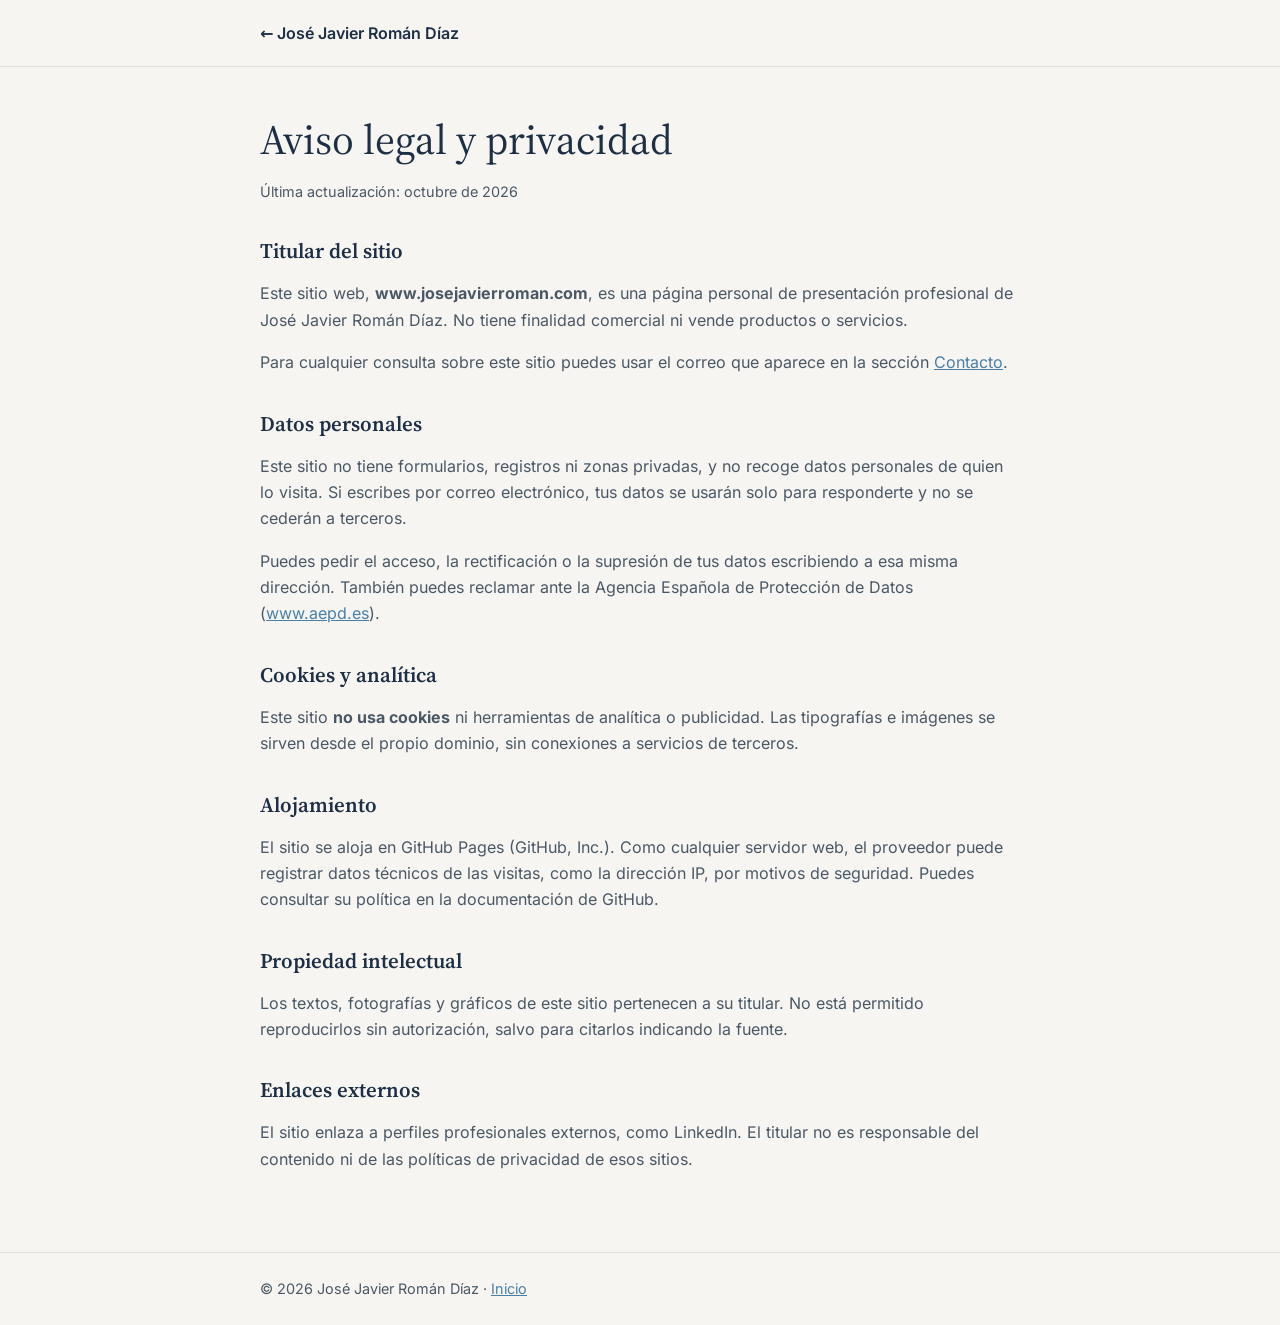
<file: aviso-legal.html>
<!doctype html>
<html lang="es">
<head>
<meta charset="utf-8">
<meta name="viewport" content="width=device-width, initial-scale=1">
<meta http-equiv="Content-Security-Policy" content="default-src 'self'; script-src 'self'; style-src 'self' 'unsafe-inline'; img-src 'self' data:; font-src 'self'; manifest-src 'self'; connect-src 'none'; object-src 'none'; base-uri 'self'; form-action 'none'; upgrade-insecure-requests">
<meta name="referrer" content="strict-origin-when-cross-origin">
<meta name="robots" content="noindex, follow">
<title>Aviso legal y privacidad · José Javier Román Díaz</title>
<link rel="canonical" href="https://www.josejavierroman.com/aviso-legal.html">
<link rel="icon" href="/favicon.ico" sizes="any">
<link rel="icon" href="/favicon-32.png" type="image/png" sizes="32x32">
<link rel="apple-touch-icon" href="/apple-touch-icon.png" sizes="180x180">
<meta name="theme-color" content="#1d2f45">
<style>
  @font-face { font-family: "Inter"; font-style: normal; font-weight: 100 900; font-display: swap; src: url(/fonts/inter-latin.woff2) format("woff2"); }
  @font-face { font-family: "Source Serif 4"; font-style: normal; font-weight: 200 900; font-display: swap; src: url(/fonts/source-serif-4-latin.woff2) format("woff2"); }
  :root { --ink: #14202b; --ink-soft: #4a5866; --paper: #f7f5f1; --navy: #1d2f45; --blue: #4a7fa8; --line: #e3e0da; }
  * { box-sizing: border-box; }
  body { margin: 0; background: var(--paper); color: var(--ink); font-family: "Inter", system-ui, -apple-system, "Segoe UI", sans-serif; line-height: 1.65; }
  .wrap { width: min(760px, 100% - 32px); margin-inline: auto; }
  header { border-bottom: 1px solid var(--line); padding: 20px 0; }
  header a { color: var(--navy); text-decoration: none; font-weight: 600; }
  main { padding: 48px 0 64px; }
  h1, h2 { font-family: "Source Serif 4", Georgia, serif; color: var(--navy); line-height: 1.2; }
  h1 { font-weight: 400; font-size: clamp(1.9rem, 4vw, 2.6rem); margin: 0 0 8px; }
  h2 { font-weight: 600; font-size: 1.3rem; margin: 36px 0 8px; }
  p, li { color: var(--ink-soft); }
  a { color: var(--blue); }
  .updated { font-size: .9rem; }
  footer { border-top: 1px solid var(--line); padding: 24px 0; font-size: .9rem; color: var(--ink-soft); }
</style>
</head>
<body>
<header><div class="wrap"><a href="/">← José Javier Román Díaz</a></div></header>
<main class="wrap">
  <h1>Aviso legal y privacidad</h1>
  <p class="updated">Última actualización: octubre de 2026</p>

  <h2>Titular del sitio</h2>
  <p>Este sitio web, <strong>www.josejavierroman.com</strong>, es una página personal de presentación profesional de José Javier Román Díaz. No tiene finalidad comercial ni vende productos o servicios.</p>
  <p>Para cualquier consulta sobre este sitio puedes usar el correo que aparece en la sección <a href="/#contacto">Contacto</a>.</p>

  <h2>Datos personales</h2>
  <p>Este sitio no tiene formularios, registros ni zonas privadas, y no recoge datos personales de quien lo visita. Si escribes por correo electrónico, tus datos se usarán solo para responderte y no se cederán a terceros.</p>
  <p>Puedes pedir el acceso, la rectificación o la supresión de tus datos escribiendo a esa misma dirección. También puedes reclamar ante la Agencia Española de Protección de Datos (<a href="https://www.aepd.es" rel="noopener noreferrer">www.aepd.es</a>).</p>

  <h2>Cookies y analítica</h2>
  <p>Este sitio <strong>no usa cookies</strong> ni herramientas de analítica o publicidad. Las tipografías e imágenes se sirven desde el propio dominio, sin conexiones a servicios de terceros.</p>

  <h2>Alojamiento</h2>
  <p>El sitio se aloja en GitHub Pages (GitHub, Inc.). Como cualquier servidor web, el proveedor puede registrar datos técnicos de las visitas, como la dirección IP, por motivos de seguridad. Puedes consultar su política en la documentación de GitHub.</p>

  <h2>Propiedad intelectual</h2>
  <p>Los textos, fotografías y gráficos de este sitio pertenecen a su titular. No está permitido reproducirlos sin autorización, salvo para citarlos indicando la fuente.</p>

  <h2>Enlaces externos</h2>
  <p>El sitio enlaza a perfiles profesionales externos, como LinkedIn. El titular no es responsable del contenido ni de las políticas de privacidad de esos sitios.</p>
</main>
<footer><div class="wrap">© 2026 José Javier Román Díaz · <a href="/">Inicio</a></div></footer>
</body>
</html>
</file>
<file: css/main.css>
@font-face{font-family:Inter;font-style:normal;font-weight:100 900;font-display:swap;src:url(/fonts/inter-latin.woff2) format("woff2")}@font-face{font-family:Serif;font-style:normal;font-weight:200 900;font-display:swap;src:url(/fonts/source-serif-4-latin.woff2) format("woff2")}
:root{--paper:#F3F4EE;--ink:#192A16;--green:#3F5F39;--sage:#8FB386;--muted:#52604D;--line:#D4DCCF;--white:#fff;--serif:Serif,Georgia,serif}*{box-sizing:border-box}html{scroll-behavior:smooth;scroll-padding-top:95px}body{margin:0;color:var(--ink);background:var(--paper);font-family:Inter,system-ui,sans-serif;font-size:16px;line-height:1.65}h1,h2,h3,p{margin:0}a{color:inherit;text-underline-offset:4px}a:hover{color:var(--green)}a:focus-visible,button:focus-visible{outline:3px solid var(--sage);outline-offset:5px}button{font:inherit}img{max-width:100%;display:block}.wrap{width:min(1140px,calc(100% - 64px));margin-inline:auto}.skip{position:fixed;left:24px;top:-70px;z-index:100;background:var(--ink);color:#fff;padding:12px 20px}.skip:focus{top:12px}.eyebrow{display:block;font-size:.7rem;line-height:1.6;font-weight:650;letter-spacing:.14em;text-transform:uppercase;color:var(--green)}header{position:sticky;top:0;z-index:20;background:rgba(243,244,238,.96);border-bottom:1px solid var(--line)}.bar{min-height:76px;display:flex;align-items:center;justify-content:space-between;gap:24px}.brand{display:flex;align-items:center;gap:12px;text-decoration:none;font-weight:600;font-size:.88rem;line-height:1.3}.monogram{display:grid;place-items:center;width:38px;height:38px;border:1px solid var(--green);font-family:var(--serif);font-size:1.2rem}.nav-area,nav{display:flex;align-items:center;gap:24px}nav a{font-size:.8rem;text-decoration:none;color:var(--muted)}.languages{display:flex;border-left:1px solid var(--line);padding-left:18px;gap:12px;font-size:.75rem}.languages a{text-decoration:none}.languages [aria-current]{font-weight:750;border-bottom:2px solid var(--green)}.menu-toggle{display:none}.hero{padding:65px 0 70px}.hero-grid{display:grid;grid-template-columns:1.12fr .88fr;align-items:center;gap:78px}.hero h1{font-family:var(--serif);font-size:clamp(1.15rem,1.7vw,1.4rem);font-weight:500;margin-top:20px}.hero-claim{font-family:var(--serif);font-weight:500;font-size:clamp(3rem,5.5vw,4.8rem);line-height:1.02;letter-spacing:-.045em;margin:15px 0 24px}.hero-claim em{font-weight:450;color:var(--green)}.lead{font-size:1.09rem;color:var(--muted);max-width:48ch}.now{margin-top:28px;padding-left:17px;border-left:3px solid var(--sage)}.now a{font-size:1rem;font-weight:650;text-decoration:none}.now small{display:block;font-size:.75rem;margin-top:2px;color:var(--muted)}.now p{font-size:.85rem;color:var(--muted);margin-top:7px;max-width:44ch}.actions{display:flex;flex-wrap:wrap;align-items:center;gap:18px;margin-top:29px}.btn{display:inline-flex;align-items:center;gap:20px;background:var(--green);color:white;text-decoration:none;padding:12px 20px;font-size:.81rem;font-weight:600;border:1px solid var(--green);transition:background .2s}.btn:hover{background:var(--ink);color:white}.text-link{font-size:.81rem;font-weight:600}.portrait{margin:0;position:relative}.portrait:before{content:"";position:absolute;inset:24px -21px -21px 24px;background:#E0E7D9;z-index:-1}.portrait img{width:100%;height:auto;aspect-ratio:4/5;object-fit:cover;object-position:50% 45%;border-radius:2px}.portrait figcaption{position:absolute;bottom:20px;left:20px;right:20px;background:rgba(243,244,238,.96);padding:15px 18px;font-size:.71rem;color:var(--muted)}.portrait figcaption strong{display:block;color:var(--ink);font-size:.78rem;margin-bottom:3px}.section{padding:86px 0;border-top:1px solid var(--line)}h2{font-family:var(--serif);font-size:clamp(2rem,3.4vw,3.05rem);line-height:1.12;letter-spacing:-.025em;font-weight:450;margin:12px 0 20px;max-width:25ch}.intro{color:var(--muted);max-width:65ch}.profile-grid{display:grid;grid-template-columns:.9fr 1.1fr;gap:80px}.profile-text p{color:var(--muted);font-size:.98rem}.profile-text p+p{margin-top:17px}.tags{display:flex;flex-wrap:wrap;gap:8px;margin-top:23px}.tag{font-size:.71rem;line-height:1.4;border:1px solid var(--line);padding:7px 10px}.scale{background:var(--ink);color:var(--paper)}.scale .eyebrow{color:#B8D0AE}.scale h2{max-width:28ch}.scale-grid{display:grid;grid-template-columns:repeat(3,1fr);gap:32px;margin-top:40px}.scale-item{padding:24px 0 10px;border-top:1px solid #65785B}.scale-item .company{font-size:.72rem;color:#C4D2BC;min-height:43px}.scale-item b{display:block;font-family:var(--serif);font-weight:500;letter-spacing:-.04em;font-size:3.5rem;line-height:1.1;margin:16px 0 3px}.scale-item span{display:block;font-size:.9rem}.scale-item p{font-size:.82rem;margin-top:12px;color:#D2DFCC}.scale-note{font-size:.75rem;color:#B9C8B3;margin-top:30px;max-width:82ch}.areas{display:grid;grid-template-columns:repeat(3,1fr);gap:35px;margin-top:43px}.area{border-top:1px solid var(--green);padding-top:20px}.number{font-family:var(--serif);font-size:1.1rem;color:var(--green)}h3{font-family:var(--serif);font-size:1.4rem;line-height:1.25;font-weight:550;margin:14px 0 12px}.area p{font-size:.91rem;color:var(--muted)}.case{display:grid;grid-template-columns:1fr 1fr;gap:65px;background:#E5EBDD;padding:40px;margin-top:48px}.case h3{font-size:1.9rem;font-weight:450;margin:13px 0 0}.case p{font-size:.94rem;color:var(--muted)}.case p+p{margin-top:14px}.case .tag{border-color:#BCCAB4}.timeline{margin-top:48px}.company-block{display:grid;grid-template-columns:235px 1fr;gap:46px;padding:36px 0;border-top:1px solid var(--line)}.company-heading{font-size:.85rem;font-weight:650}.company-note{font-size:.74rem;color:var(--muted);margin-top:10px;max-width:26ch}.role+.role{margin-top:26px;padding-top:26px;border-top:1px solid var(--line)}.role time{font-size:.72rem;color:var(--green);text-transform:uppercase;letter-spacing:.025em}.role h3{font-size:1.25rem;font-family:Inter,system-ui,sans-serif;font-weight:550;margin:7px 0 13px}.role p{font-size:.91rem;color:var(--muted);max-width:76ch}.role p+p{margin-top:9px}.current-label{display:inline-block;background:#E0E7D9;color:var(--green);font-size:.64rem;padding:3px 8px;margin-left:10px}.approach-grid{display:grid;grid-template-columns:1fr 1fr;gap:85px}.quote{font-family:var(--serif);font-size:1.4rem;line-height:1.4;color:var(--green);max-width:27ch;margin-top:30px}.steps{margin:0;padding:0;list-style:none}.steps li{display:grid;grid-template-columns:30px 1fr;gap:20px;border-top:1px solid var(--line);padding:21px 0}.steps h3{font-family:Inter,system-ui,sans-serif;font-size:.96rem;margin:0 0 7px}.steps p{font-size:.87rem;color:var(--muted)}.education-grid{display:grid;grid-template-columns:.85fr 1.15fr;gap:80px}.education-list{list-style:none;padding:0;margin:0}.education-list li{border-top:1px solid var(--line);padding:19px 0;display:grid;grid-template-columns:82px 1fr;gap:20px}.education-list time{font-size:.72rem;color:var(--muted)}.education-list h3{font:600 .94rem Inter,system-ui,sans-serif;margin:0 0 6px}.education-list p{color:var(--muted);font-size:.88rem}.small-note{color:var(--muted);font-size:.85rem;margin-top:26px;max-width:42ch}.contact-section{background:#E2E9DA}.contact-section h2{max-width:30ch}.contact-section .intro{font-size:.94rem}.contact-links{display:flex;align-items:center;flex-wrap:wrap;gap:24px;margin-top:30px}.email{font-family:var(--serif);font-size:clamp(1.05rem,2.5vw,1.8rem);text-decoration:none;border-bottom:1px solid var(--green);overflow-wrap:anywhere}footer{padding:25px 0;font-size:.7rem;color:var(--muted)}.footer-bar{display:flex;justify-content:space-between;align-items:center;gap:20px}.footer-links{display:flex;gap:24px}.footer-links a{text-decoration:none}
@media(min-width:1500px){.hero{padding-top:85px}}@media(max-width:1000px){.wrap{width:calc(100% - 48px)}.hero-grid{gap:40px}.hero-claim{font-size:3.6rem}.bar{gap:15px}.nav-area,nav{gap:15px}.brand{font-size:.75rem}.profile-grid,.approach-grid,.education-grid{gap:40px}.company-block{grid-template-columns:190px 1fr;gap:30px}.case{gap:35px;padding:30px}}@media(max-width:760px){html{scroll-padding-top:78px}.wrap{width:calc(100% - 36px)}.bar{min-height:68px;flex-wrap:wrap;position:relative;gap:0}.brand{font-size:.8rem}.brand .monogram{width:32px;height:32px}.nav-area{gap:15px}.languages{padding-left:0;border-left:0}.menu-toggle{display:block;background:transparent;border:1px solid var(--line);padding:6px 10px;margin-left:14px;color:var(--ink);font-size:.75rem}.nav-area nav{display:none;position:absolute;top:68px;left:-18px;right:-18px;padding:20px;background:var(--paper);border-bottom:1px solid var(--line);flex-direction:column;align-items:flex-start;gap:18px}.nav-area nav.is-open{display:flex}.nav-area nav a{font-size:.95rem}.hero{padding:38px 0 58px}.hero-grid{grid-template-columns:1fr;gap:35px}.hero .eyebrow{font-size:.61rem;letter-spacing:.09em}.hero h1{font-size:1.14rem;margin-top:18px}.hero-claim{font-size:clamp(2.7rem,10.6vw,4.3rem);max-width:13ch}.lead{font-size:1rem}.portrait{max-width:430px;width:calc(100% - 14px);margin:0 auto}.portrait img{aspect-ratio:1/1;object-position:50% 38%}.portrait:before{inset:14px -14px -14px 14px}.portrait figcaption{left:14px;bottom:14px;right:14px;font-size:.64rem;padding:10px 13px}.portrait figcaption strong{font-size:.71rem}.section{padding:56px 0}.profile-grid,.approach-grid,.education-grid{grid-template-columns:1fr;gap:27px}h2{font-size:2.15rem}.scale-grid{grid-template-columns:1fr;gap:19px;margin-top:30px}.scale-item{padding-top:18px;display:grid;grid-template-columns:1fr 1fr;column-gap:18px}.scale-item .company{grid-column:1/-1;min-height:auto}.scale-item b{font-size:2.9rem;margin-top:12px}.scale-item span{grid-column:1;font-size:.8rem}.scale-item p{grid-column:2;grid-row:2/4;align-self:center;margin-top:0;font-size:.8rem}.areas{grid-template-columns:1fr;gap:27px;margin-top:30px}.area h3{margin-top:8px}.case{grid-template-columns:1fr;gap:22px;margin-top:33px;padding:25px}.case h3{font-size:1.65rem}.company-block{grid-template-columns:1fr;gap:20px;padding:27px 0}.company-note{max-width:none}.role h3{font-size:1.1rem}.timeline{margin-top:30px}.quote{margin-top:20px}.education-list li{grid-template-columns:74px 1fr;gap:16px}.footer-bar{flex-direction:column;align-items:flex-start;gap:12px}.footer-links{gap:16px}.actions{gap:16px}.btn{padding:11px 16px;font-size:.77rem}}@media(prefers-reduced-motion:reduce){html{scroll-behavior:auto}*{transition:none!important}}@media print{header,.actions,.contact-links,.footer-links{display:none}.section{padding:28px 0}.hero{padding-top:0}.hero-grid{gap:30px}.portrait{max-width:200px}.scale{color:var(--ink);background:white}.scale *{color:var(--ink)!important}.company-block,.case{break-inside:avoid}}

/* Visual rhythm and progressive motion. Content stays visible without JavaScript. */
.sr-only{position:absolute;width:1px;height:1px;padding:0;margin:-1px;overflow:hidden;clip:rect(0,0,0,0);white-space:nowrap;border:0}
header{transition:box-shadow .25s ease,background .25s ease;backdrop-filter:blur(14px)}header.is-scrolled{box-shadow:0 8px 30px #192a160d;background:#f3f4eef5}
.reading-progress{position:absolute;bottom:-1px;left:0;right:0;height:3px;overflow:hidden;pointer-events:none}.reading-progress span{display:block;height:100%;background:var(--green);transform:scaleX(0);transform-origin:left;will-change:transform}
#primary-nav a{position:relative;padding-block:8px;transition:color .2s ease}#primary-nav a:after{content:"";position:absolute;bottom:2px;left:0;right:0;height:2px;background:var(--green);transform:scaleX(0);transform-origin:left;transition:transform .25s ease}#primary-nav a:hover:after,#primary-nav a.is-active:after{transform:scaleX(1)}#primary-nav a.is-active{color:var(--ink);font-weight:650}
.brand .monogram{border-radius:50%;transition:background .2s,color .2s,transform .25s}.brand:hover .monogram{background:var(--green);color:var(--paper);transform:rotate(-6deg)}
.hero{position:relative;isolation:isolate;overflow:clip;background:linear-gradient(115deg,#e8edde7a,transparent 55%)}.hero:before{content:"";position:absolute;z-index:-1;inset:0 auto 0 -30px;width:36%;background:url('/img/textil-plexo.jpg') left center/auto 100% no-repeat;opacity:.17;mask-image:linear-gradient(to right,#000,transparent);pointer-events:none}.hero:after{content:"";position:absolute;z-index:-1;width:500px;height:500px;right:-180px;top:25%;border:1px solid #8fb38666;border-radius:50%;box-shadow:0 0 0 24px #8fb3860b,0 0 0 48px #8fb38608;pointer-events:none}.hero-grid{gap:72px}.hero-claim{font-size:clamp(3rem,5.7vw,5rem)}.hero-claim em{position:relative}.hero-claim em:after{content:"";position:absolute;left:2px;right:-9px;bottom:1px;height:8px;background:#8fb3863b;z-index:-1;transform:rotate(-1.5deg)}
.portrait{isolation:isolate}.portrait:before{inset:21px -20px -20px 24px;border-radius:110px 10px 28px 10px;background:linear-gradient(145deg,#8fb38665,#dce5d5);transition:transform .45s}.portrait img{border-radius:110px 8px 28px 8px;box-shadow:0 24px 60px #192a1617}.portrait:hover:before{transform:translate(3px,3px)}.portrait figcaption{border:1px solid #d4dccfb3;border-radius:3px;backdrop-filter:blur(12px)}
.btn{border-radius:3px;transition:transform .2s ease,background .2s ease,box-shadow .2s ease}.btn span{transition:transform .2s ease}.btn:hover{transform:translateY(-2px);box-shadow:0 7px 18px #192a161a}.btn:hover span{transform:translate(2px,-1px)}.text-link{transition:color .2s,text-decoration-color .2s}.tag{border-radius:3px;background:#ffffff45;transition:background .2s,border-color .2s}.tag:hover{background:#e0e7d9;border-color:var(--sage)}
.scale{position:relative;overflow:hidden;background:radial-gradient(ellipse at 100% 0,#3f5f396b,transparent 65%),var(--ink)}.scale-grid{gap:24px}.scale-item{padding:25px 25px 28px;border:1px solid #8fb3865c;border-radius:5px;background:#ffffff04;transition:background .3s,border-color .3s,transform .3s}.scale-item:hover{background:#ffffff09;border-color:#8fb3869c;transform:translateY(-4px)}.scale-item b{font-size:clamp(3.2rem,5.7vw,4.6rem);font-variant-numeric:tabular-nums}.scale-item .counter,.scale-item .counter-value{display:inline;font:inherit}.scale-item b .counter,.scale-item b .counter-value{font:inherit}.scale-item .scale-detail{border-top:1px solid #8fb38640;padding-top:17px;margin-top:21px;min-height:63px;font-size:.87rem;color:#e1eadb}.scale-item .scale-detail .counter{font-weight:650}.scale-note{padding-left:15px;border-left:2px solid #8fb3867a;line-height:1.6}
.areas{gap:22px}.area{padding:25px 25px 28px;border:1px solid var(--line);border-top:3px solid var(--green);background:#ffffff3d;border-radius:4px;transition:transform .3s,box-shadow .3s,border-color .3s}.area:hover{transform:translateY(-5px);box-shadow:0 15px 35px #192a160a;border-color:#8fb386}.area .number{display:inline-grid;place-items:center;width:37px;height:37px;border-radius:50%;border:1px solid #8fb3868a;font-size:.9rem}.area h3{margin-top:25px}.case{position:relative;isolation:isolate;border:1px solid #bccab4;border-radius:5px;background:linear-gradient(135deg,#e5ebdd,#eef1e8)}.case:after{content:"";position:absolute;inset:0;z-index:-1;background:repeating-linear-gradient(0deg,transparent 0 7px,#3f5f3905 7px 8px),repeating-linear-gradient(90deg,transparent 0 7px,#3f5f3905 7px 8px);pointer-events:none}
.timeline{position:relative}.timeline:before{content:"";position:absolute;top:0;bottom:0;left:258px;width:1px;background:linear-gradient(var(--green),#8fb38677 40%,var(--line))}.company-block{position:relative}.company-block:before{content:"";position:absolute;left:253px;top:43px;width:11px;height:11px;border-radius:50%;background:var(--paper);border:2px solid var(--sage);box-shadow:0 0 0 6px var(--paper)}.company-block.is-current:before{background:var(--green);border-color:var(--green)}.company-heading{font-family:var(--serif);font-size:1.3rem;line-height:1.3}.company-period{font-size:.72rem;letter-spacing:.04em;color:var(--green);margin-top:7px}.role{padding:0 0 3px 0}.role h3{transition:color .2s}.role:hover h3{color:var(--green)}.role+.role{border-top-style:dashed}.company-block.is-current .role{padding:21px 24px;border:1px solid #bccab4;border-radius:4px;background:#e7edde80}.company-block.is-current{padding-top:30px}.company-block.is-current:before{top:58px}
.steps li{transition:background .25s,padding .25s}.steps li:hover{background:#e7edde70;padding-left:9px}.steps .number{width:30px;height:30px;border:1px solid #8fb38688;border-radius:50%;display:grid;place-items:center;font-size:.8rem}.education-list li{transition:background .25s,padding .25s}.education-list li:hover{background:#e7edde80;padding-left:9px}.contact-section{position:relative;isolation:isolate;background:linear-gradient(110deg,#dce7d3,#edf1e7)}.contact-section:after{content:"";position:absolute;inset:0;pointer-events:none;z-index:-1;background:repeating-linear-gradient(3deg,transparent 0 38px,#3f5f3907 39px 40px)}
.has-motion .reveal{opacity:0;transform:translateY(20px);transition:opacity .65s ease,transform .65s cubic-bezier(.2,.7,.2,1);transition-delay:0ms}.has-motion .reveal-delay-1{transition-delay:65ms}.has-motion .reveal-delay-2{transition-delay:130ms}.has-motion .reveal-delay-3{transition-delay:195ms}.has-motion .reveal-delay-4{transition-delay:260ms}.has-motion .reveal.is-visible,.has-motion .reveal:focus-within{opacity:1;transform:none}
@media(max-width:1000px){.hero-grid{gap:40px}.timeline:before{left:205px}.company-block:before{left:200px}.scale-item{padding:21px 18px}.company-block.is-current .role{padding:18px}.hero:after{right:-290px}}
@media(max-width:760px){.hero{padding-bottom:68px}.hero:before{width:46%;opacity:.13}.hero:after{width:360px;height:360px;top:48%;right:-230px}.hero-grid{gap:34px}.hero-claim{font-size:clamp(2.8rem,10.4vw,4.3rem)}.portrait{max-width:430px}.portrait img{border-radius:85px 6px 25px 6px}.portrait:before{inset:14px -14px -14px 16px;border-radius:85px 6px 25px 6px}.scale-grid{gap:16px}.scale-item{padding:21px 20px;column-gap:13px}.scale-item .company{font-size:.73rem;min-height:auto}.scale-item b{font-size:3.2rem;margin:15px 0 3px}.scale-item .scale-detail{margin:0;padding:0 0 0 15px;min-height:0;border-top:0;border-left:1px solid #8fb38640;line-height:1.6}.scale-item .counter,.scale-item .counter-value{font:inherit;display:inline}.scale-item b .counter,.scale-item b .counter-value{font:inherit}.area{padding:22px}.area h3{margin-top:17px}.timeline{padding-left:26px}.timeline:before{left:5px}.company-block:before{left:-26px;top:33px}.company-block.is-current:before{top:40px}.company-block.is-current .role{padding:18px}.company-period{margin-top:6px}.company-block{padding-block:29px}.company-heading{font-size:1.25rem}.nav-area{width:100%;flex-wrap:wrap;justify-content:space-between;gap:14px}.nav-area nav{display:flex;position:static;flex-direction:row;flex-wrap:wrap;padding:0 0 14px;border:0;order:2;width:100%;gap:15px}.nav-area nav a{font-size:.8rem}.menu-toggle{display:none}.has-menu .nav-area{width:auto;flex-wrap:nowrap;gap:15px}.has-menu .menu-toggle{display:inline-flex;align-items:center;min-height:40px;margin-left:0}.has-menu .nav-area nav{display:none;position:absolute;top:68px;left:-18px;right:-18px;width:auto;padding:20px;border-bottom:1px solid var(--line);background:var(--paper);flex-direction:column;flex-wrap:nowrap;align-items:stretch;gap:8px;box-shadow:0 15px 20px #192a160a}.has-menu .nav-area nav.is-open{display:flex}.has-menu .nav-area nav a{font-size:.95rem;padding-block:8px}.has-menu .nav-area nav a:after{right:auto;width:28px}.bar{row-gap:12px}.has-menu .bar{row-gap:0}}
.has-motion .area.reveal.is-visible:hover{transform:translateY(-5px)}.has-motion .scale-item.reveal.is-visible:hover{transform:translateY(-4px)}
@media(prefers-reduced-motion:reduce){html{scroll-behavior:auto}.reveal,.has-motion .reveal{opacity:1!important;transform:none!important;transition:none!important}*,*:before,*:after{animation:none!important;transition:none!important}.btn:hover,.area:hover,.scale-item:hover,.brand:hover .monogram,.portrait:hover:before{transform:none}.steps li:hover,.education-list li:hover{padding-left:0}}
@media print{.reading-progress{display:none}.reveal,.has-motion .reveal{opacity:1!important;transform:none!important}.hero:before,.hero:after{display:none}.scale-item{border-color:var(--line)}.timeline:before{background:var(--line)}}

/* Ajustes móviles: áreas explícitas para evitar cruces entre número, empresa y detalle. */
.counter-value{font-variant-numeric:tabular-nums;white-space:nowrap}
@media(max-width:760px){
 .has-menu .nav-area{gap:8px}.languages{gap:0}.languages a{display:inline-flex;align-items:center;justify-content:center;min-width:40px;min-height:44px}.has-menu .menu-toggle{min-height:44px}
 .scale-item{grid-template-columns:minmax(0,1fr) minmax(0,1fr);grid-template-areas:"company company" "number detail" "label detail";row-gap:0}
 .scale-item .company{grid-area:company;order:initial;min-width:0;margin:0 0 10px;line-height:1.5}
 .scale-item b{grid-area:number;order:initial;min-width:0;margin:6px 0 3px;font-size:clamp(2.6rem,8.2vw,3.2rem)}
 .scale-item>span{grid-area:label;order:initial;min-width:0;margin:0;overflow-wrap:anywhere}
 .scale-item .scale-detail{grid-area:detail;order:initial;align-self:center;min-width:0;min-height:0;margin:0;padding:0 0 0 14px;border-top:0;border-left:1px solid #8fb38640;overflow-wrap:anywhere}
}
@media(max-width:380px){
 .scale-item{grid-template-columns:minmax(0,1fr);grid-template-areas:"company" "number" "label" "detail";padding:21px 20px}
 .scale-item b{font-size:3rem;margin-top:7px}
 .scale-item .scale-detail{align-self:auto;margin-top:15px;padding:13px 0 0;border-left:0;border-top:1px solid #8fb38640;font-size:.84rem}
 .portrait figcaption{font-size:.64rem;line-height:1.5}
}
@media(hover:none){.has-motion .reveal.is-visible:hover,.area:hover,.scale-item:hover,.portrait:hover:before{transform:none}}

/* Original personal monogram, reused unchanged at a touch-friendly size. */
.brand{min-height:44px}.brand .monogram{width:44px;height:44px;flex:0 0 44px;border:0;border-radius:8px;background:#fff;overflow:hidden;transition:box-shadow .2s ease}.brand .monogram img{width:100%;height:100%;object-fit:contain}.brand:hover .monogram{background:#fff;transform:none;box-shadow:0 0 0 2px #8fb38666}

.awards-title{font:600 .78rem Inter,system-ui,sans-serif;letter-spacing:.12em;text-transform:uppercase;color:var(--green);margin:38px 0 4px}.awards-list{margin-top:8px}
</file>
